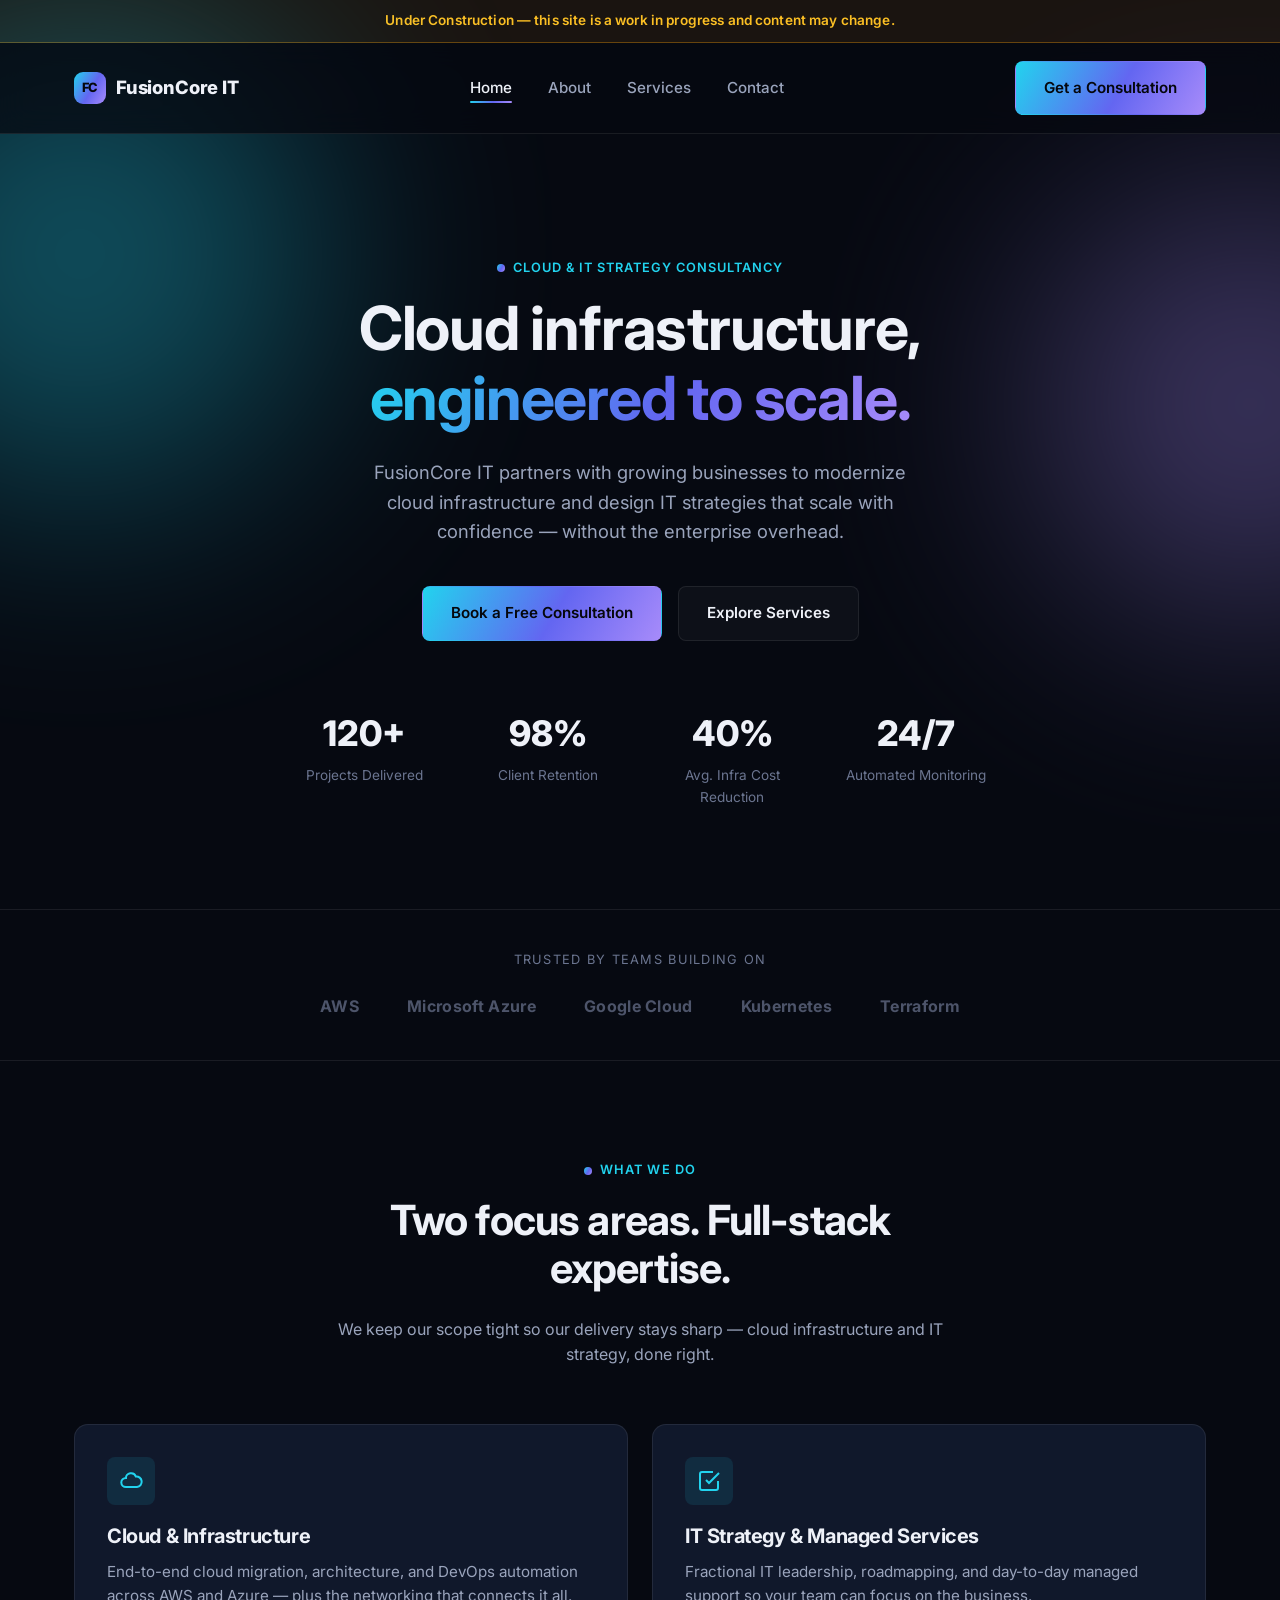
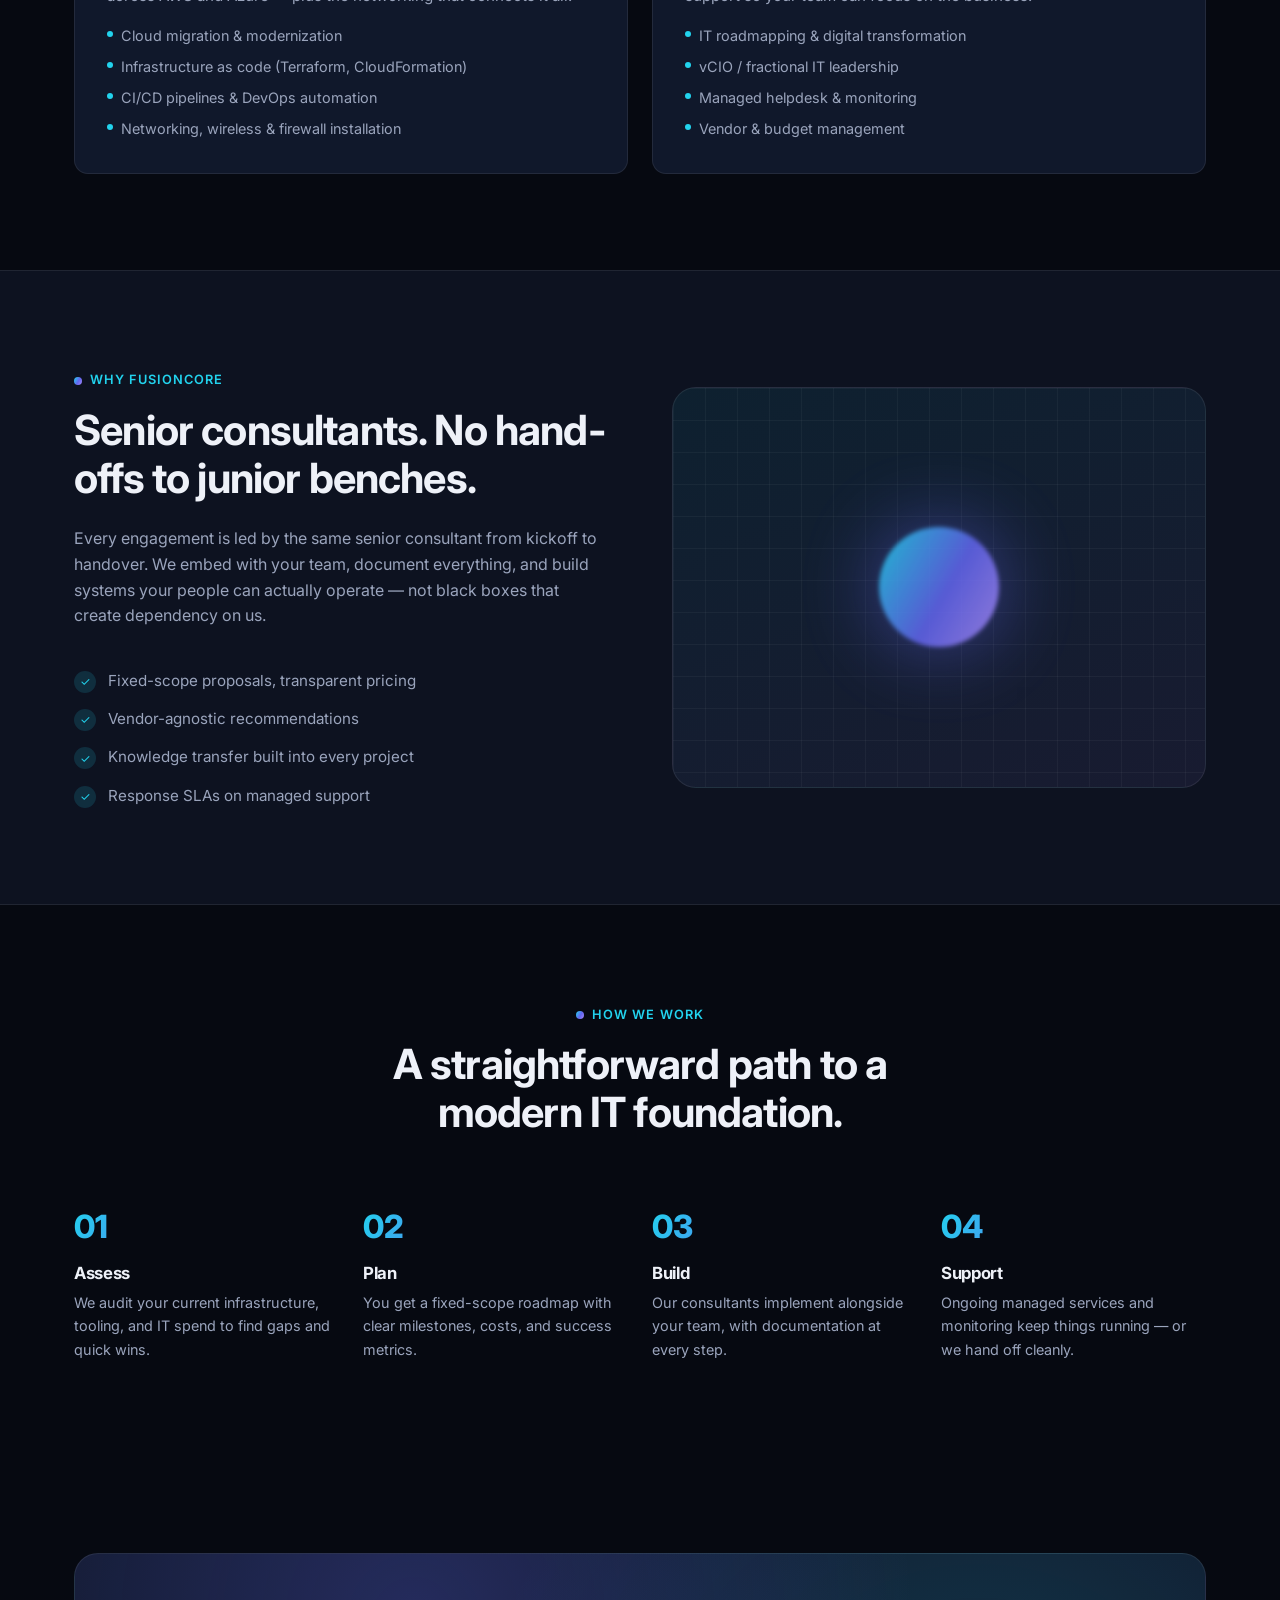
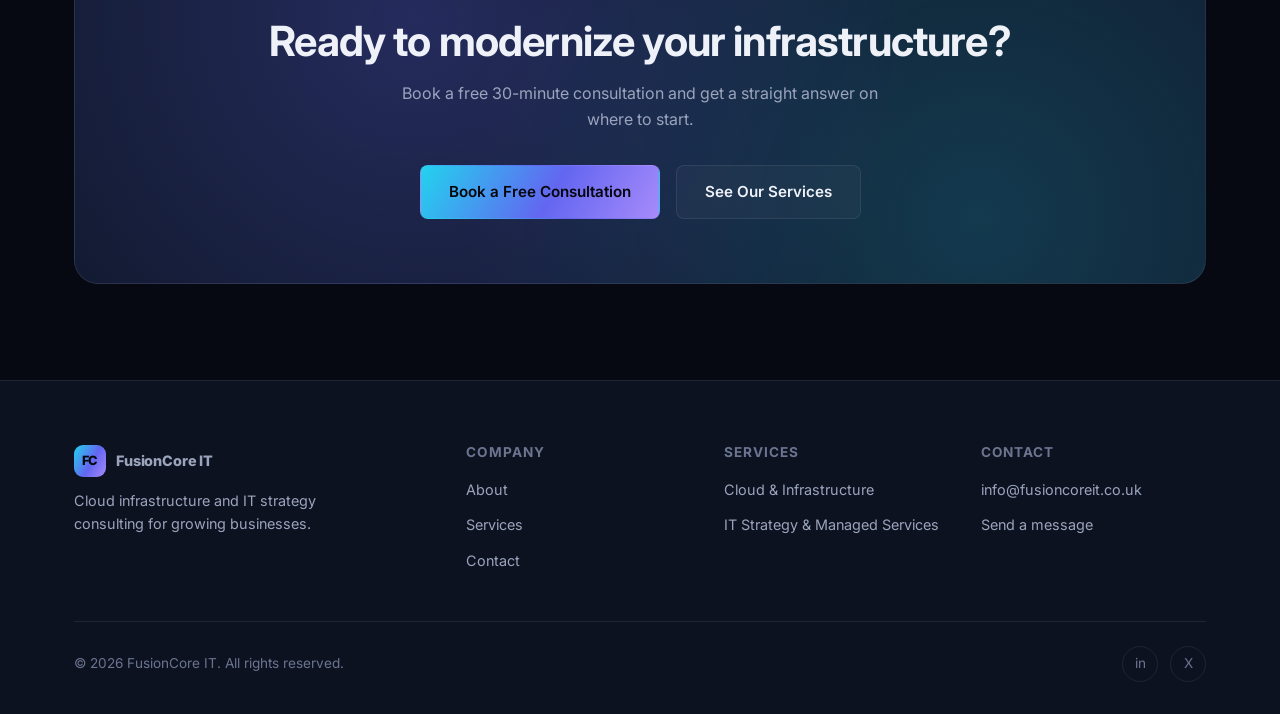
<file: index.html>
<!DOCTYPE html>
<html lang="en">
<head>
  <meta charset="UTF-8" />
  <meta name="viewport" content="width=device-width, initial-scale=1.0" />
  <title>FusionCore IT | Cloud Infrastructure &amp; IT Strategy Consulting</title>
  <meta name="description" content="FusionCore IT helps growing businesses modernize their cloud infrastructure and build IT strategies that scale — managed services, migrations, and advisory." />
  <meta property="og:title" content="FusionCore IT | IT Consultancy" />
  <meta property="og:description" content="Cloud &amp; infrastructure, and IT strategy &amp; managed services for growing businesses." />
  <meta property="og:type" content="website" />
  <meta property="og:url" content="https://www.fusioncoreit.com/" />
  <link rel="icon" href="data:image/svg+xml,<svg xmlns=%22http://www.w3.org/2000/svg%22 viewBox=%220 0 32 32%22><rect width=%2232%22 height=%2232%22 rx=%228%22 fill=%22%236366f1%22/><text x=%2216%22 y=%2221%22 font-size=%2212%22 text-anchor=%22middle%22 fill=%22white%22 font-family=%22sans-serif%22 font-weight=%22bold%22>FC</text></svg>" />
  <link rel="preconnect" href="https://fonts.googleapis.com" />
  <link rel="preconnect" href="https://fonts.gstatic.com" crossorigin />
  <link href="https://fonts.googleapis.com/css2?family=Inter:wght@400;500;600;700;800&display=swap" rel="stylesheet" />
  <link rel="stylesheet" href="css/style.css" />
</head>
<body>

  <div class="announce-bar">Under Construction — this site is a work in progress and content may change.</div>

  <header class="site-header">
    <nav class="nav">
      <a href="index.html" class="brand">
        <span class="brand-mark">FC</span>
        FusionCore IT
      </a>
      <ul class="nav-links">
        <li><a href="index.html" class="active">Home</a></li>
        <li><a href="about.html">About</a></li>
        <li><a href="services.html">Services</a></li>
        <li><a href="contact.html">Contact</a></li>
      </ul>
      <div class="nav-actions">
        <a href="contact.html" class="btn btn-primary">Get a Consultation</a>
        <button class="nav-toggle" aria-label="Toggle menu" aria-expanded="false">
          <span></span><span></span><span></span>
        </button>
      </div>
    </nav>
  </header>

  <main>
    <!-- Hero -->
    <section class="hero">
      <div class="glow glow-cyan" style="width:480px;height:480px;top:-120px;left:-160px;"></div>
      <div class="glow glow-violet" style="width:420px;height:420px;top:60px;right:-180px;"></div>
      <div class="container hero-inner">
        <div class="eyebrow">Cloud &amp; IT Strategy Consultancy</div>
        <h1>Cloud infrastructure, <span class="gradient-text">engineered to scale.</span></h1>
        <p class="lead">FusionCore IT partners with growing businesses to modernize cloud infrastructure and design IT strategies that scale with confidence — without the enterprise overhead.</p>
        <div class="hero-actions">
          <a href="contact.html" class="btn btn-primary">Book a Free Consultation</a>
          <a href="services.html" class="btn btn-ghost">Explore Services</a>
        </div>
        <div class="hero-stats">
          <div class="stat">
            <div class="num">120+</div>
            <div class="label">Projects Delivered</div>
          </div>
          <div class="stat">
            <div class="num">98%</div>
            <div class="label">Client Retention</div>
          </div>
          <div class="stat">
            <div class="num">40%</div>
            <div class="label">Avg. Infra Cost Reduction</div>
          </div>
          <div class="stat">
            <div class="num">24/7</div>
            <div class="label">Automated Monitoring</div>
          </div>
        </div>
      </div>
    </section>

    <!-- Trust strip -->
    <div class="trust-strip">
      <div class="container">
        <p class="label">Trusted by teams building on</p>
        <div class="trust-logos">
          <span>AWS</span>
          <span>Microsoft Azure</span>
          <span>Google Cloud</span>
          <span>Kubernetes</span>
          <span>Terraform</span>
        </div>
      </div>
    </div>

    <!-- Services overview -->
    <section id="services">
      <div class="container">
        <div class="section-head center reveal">
          <div class="eyebrow" style="justify-content:center;">What We Do</div>
          <h2>Two focus areas. Full-stack expertise.</h2>
          <p class="mt-24">We keep our scope tight so our delivery stays sharp — cloud infrastructure and IT strategy, done right.</p>
        </div>
        <div class="grid grid-2">
          <div class="card reveal">
            <div class="card-icon">
              <svg width="24" height="24" viewBox="0 0 24 24" fill="none" stroke="currentColor" stroke-width="2"><path d="M7 18a4.6 4.4 0 0 1 0-9 5 4.5 0 0 1 9.8-1.5A4 4 0 0 1 18 18Z"/></svg>
            </div>
            <h3>Cloud &amp; Infrastructure</h3>
            <p>End-to-end cloud migration, architecture, and DevOps automation across AWS and Azure — plus the networking that connects it all.</p>
            <ul>
              <li>Cloud migration &amp; modernization</li>
              <li>Infrastructure as code (Terraform, CloudFormation)</li>
              <li>CI/CD pipelines &amp; DevOps automation</li>
              <li>Networking, wireless &amp; firewall installation</li>
            </ul>
          </div>
          <div class="card reveal">
            <div class="card-icon">
              <svg width="24" height="24" viewBox="0 0 24 24" fill="none" stroke="currentColor" stroke-width="2"><path d="M9 11l3 3L22 4"/><path d="M21 12v7a2 2 0 0 1-2 2H5a2 2 0 0 1-2-2V5a2 2 0 0 1 2-2h11"/></svg>
            </div>
            <h3>IT Strategy &amp; Managed Services</h3>
            <p>Fractional IT leadership, roadmapping, and day-to-day managed support so your team can focus on the business.</p>
            <ul>
              <li>IT roadmapping &amp; digital transformation</li>
              <li>vCIO / fractional IT leadership</li>
              <li>Managed helpdesk &amp; monitoring</li>
              <li>Vendor &amp; budget management</li>
            </ul>
          </div>
        </div>
      </div>
    </section>

    <!-- Why choose us -->
    <section class="section-alt">
      <div class="container">
        <div class="split">
          <div class="reveal">
            <div class="eyebrow">Why FusionCore</div>
            <h2>Senior consultants. No hand-offs to junior benches.</h2>
            <p class="mt-24">Every engagement is led by the same senior consultant from kickoff to handover. We embed with your team, document everything, and build systems your people can actually operate — not black boxes that create dependency on us.</p>
            <ul class="feature-list mt-40">
              <li><span class="check">✓</span> Fixed-scope proposals, transparent pricing</li>
              <li><span class="check">✓</span> Vendor-agnostic recommendations</li>
              <li><span class="check">✓</span> Knowledge transfer built into every project</li>
              <li><span class="check">✓</span> Response SLAs on managed support</li>
            </ul>
          </div>
          <div class="visual-panel reveal">
            <div class="grid-lines"></div>
            <div class="core"></div>
          </div>
        </div>
      </div>
    </section>

    <!-- Process -->
    <section>
      <div class="container">
        <div class="section-head center reveal">
          <div class="eyebrow" style="justify-content:center;">How We Work</div>
          <h2>A straightforward path to a modern IT foundation.</h2>
        </div>
        <div class="steps">
          <div class="step reveal">
            <div class="step-num">01</div>
            <h3>Assess</h3>
            <p>We audit your current infrastructure, tooling, and IT spend to find gaps and quick wins.</p>
          </div>
          <div class="step reveal">
            <div class="step-num">02</div>
            <h3>Plan</h3>
            <p>You get a fixed-scope roadmap with clear milestones, costs, and success metrics.</p>
          </div>
          <div class="step reveal">
            <div class="step-num">03</div>
            <h3>Build</h3>
            <p>Our consultants implement alongside your team, with documentation at every step.</p>
          </div>
          <div class="step reveal">
            <div class="step-num">04</div>
            <h3>Support</h3>
            <p>Ongoing managed services and monitoring keep things running — or we hand off cleanly.</p>
          </div>
        </div>
      </div>
    </section>

    <!-- CTA -->
    <section>
      <div class="container">
        <div class="cta-band reveal">
          <h2>Ready to modernize your infrastructure?</h2>
          <p>Book a free 30-minute consultation and get a straight answer on where to start.</p>
          <div class="cta-actions">
            <a href="contact.html" class="btn btn-primary">Book a Free Consultation</a>
            <a href="services.html" class="btn btn-ghost">See Our Services</a>
          </div>
        </div>
      </div>
    </section>
  </main>

  <footer class="site-footer" id="footer-include">
    <div class="container">
      <div class="footer-grid">
        <div class="footer-about">
          <a href="index.html" class="brand">
            <span class="brand-mark">FC</span>
            FusionCore IT
          </a>
          <p>Cloud infrastructure and IT strategy consulting for growing businesses.</p>
        </div>
        <div>
          <h4>Company</h4>
          <ul>
            <li><a href="about.html">About</a></li>
            <li><a href="services.html">Services</a></li>
            <li><a href="contact.html">Contact</a></li>
          </ul>
        </div>
        <div>
          <h4>Services</h4>
          <ul>
            <li><a href="services.html#cloud">Cloud &amp; Infrastructure</a></li>
            <li><a href="services.html#strategy">IT Strategy &amp; Managed Services</a></li>
          </ul>
        </div>
        <div>
          <h4>Contact</h4>
          <ul>
            <li><a href="mailto:info@fusioncoreit.co.uk">info@fusioncoreit.co.uk</a></li>
            <li><a href="contact.html">Send a message</a></li>
          </ul>
        </div>
      </div>
      <div class="footer-bottom">
        <span>&copy; <span id="year">2026</span> FusionCore IT. All rights reserved.</span>
        <div class="social-links">
          <a href="#" aria-label="LinkedIn">in</a>
          <a href="#" aria-label="Twitter / X">X</a>
        </div>
      </div>
    </div>
  </footer>

  <script src="js/script.js"></script>
</body>
</html>
</file>
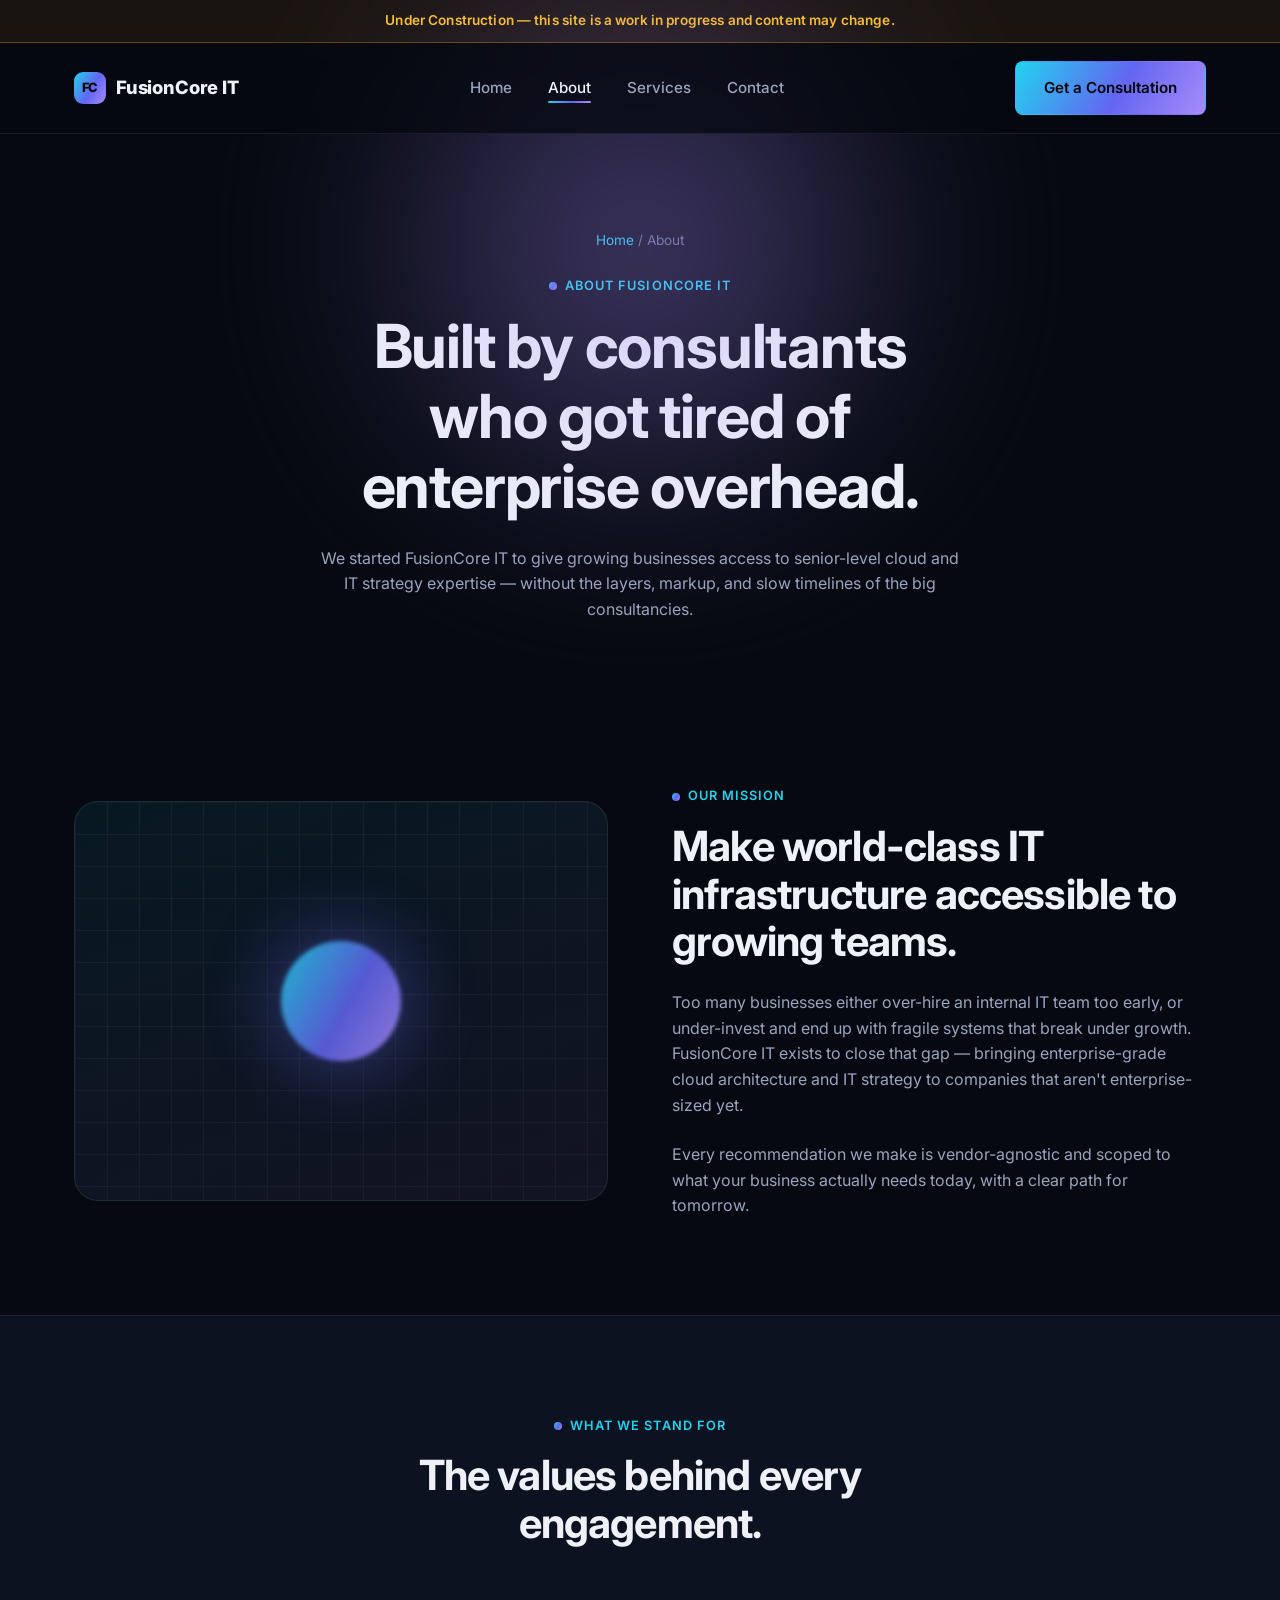
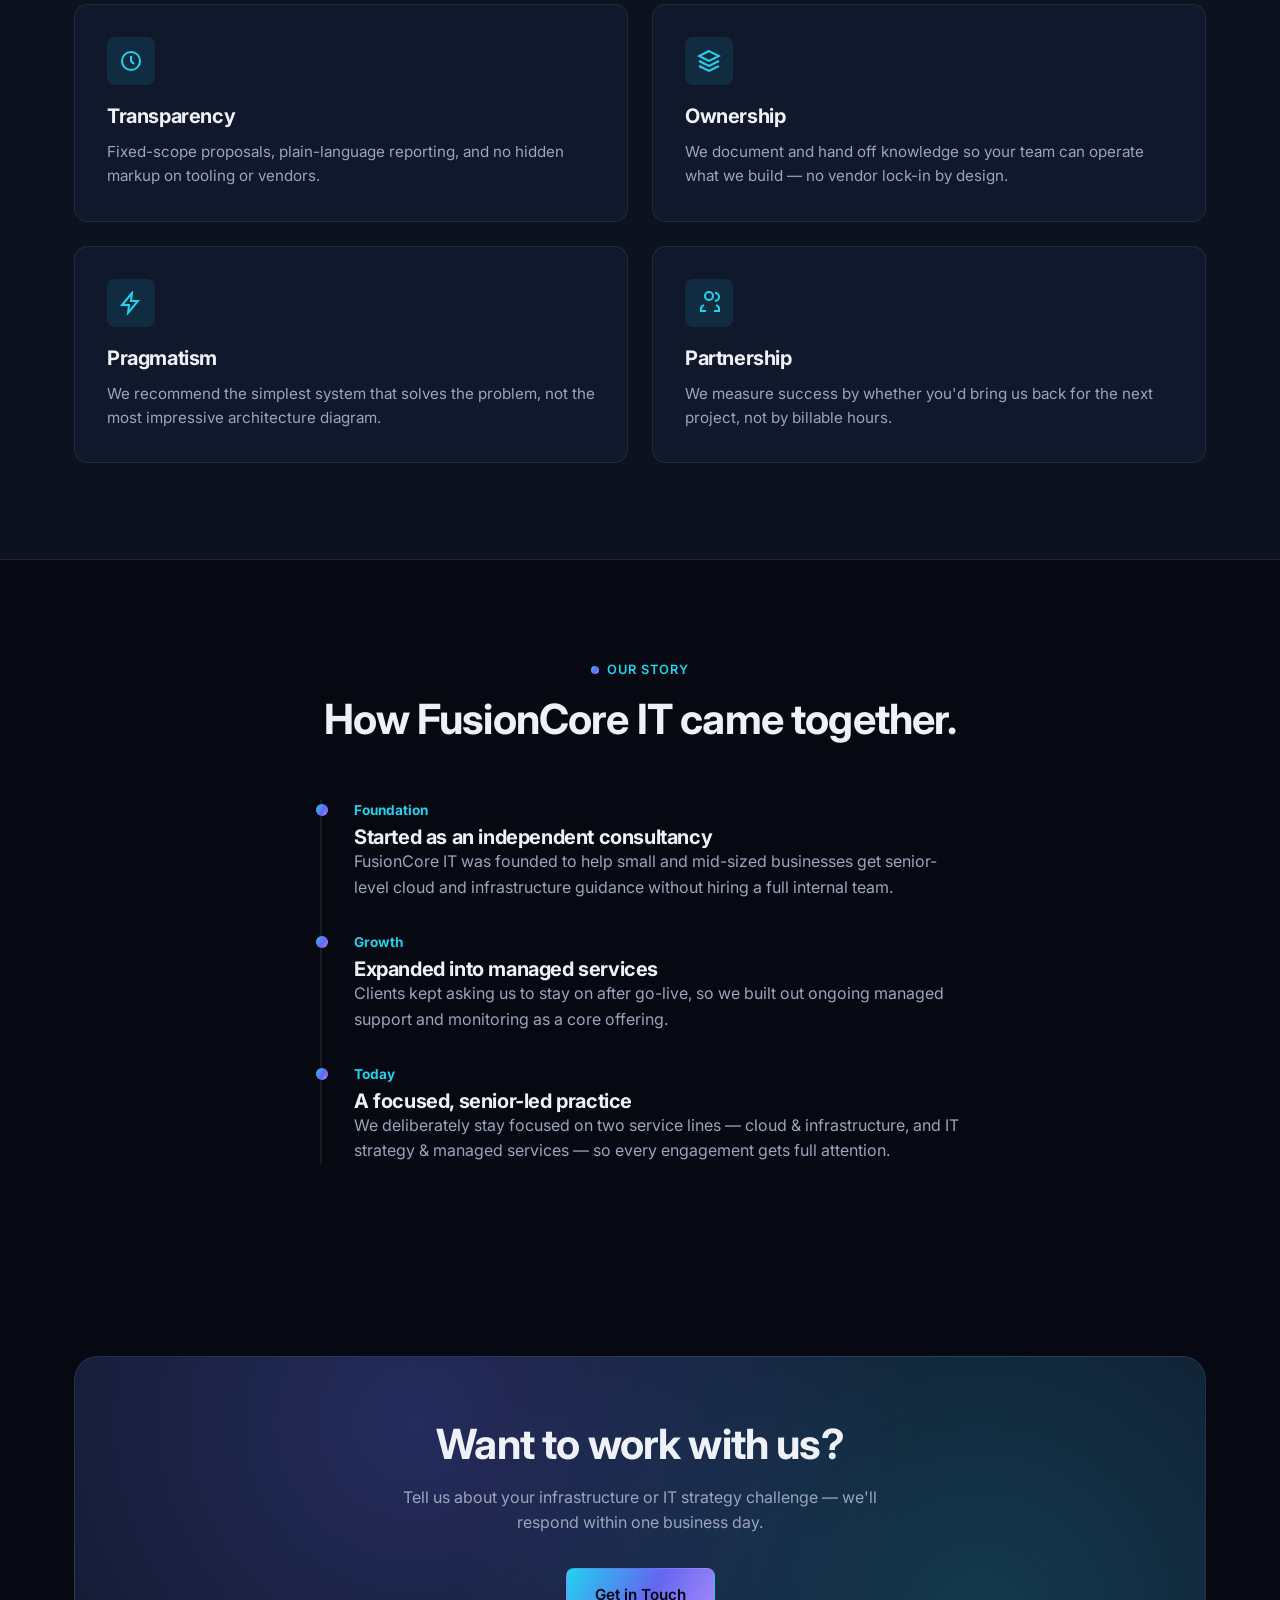
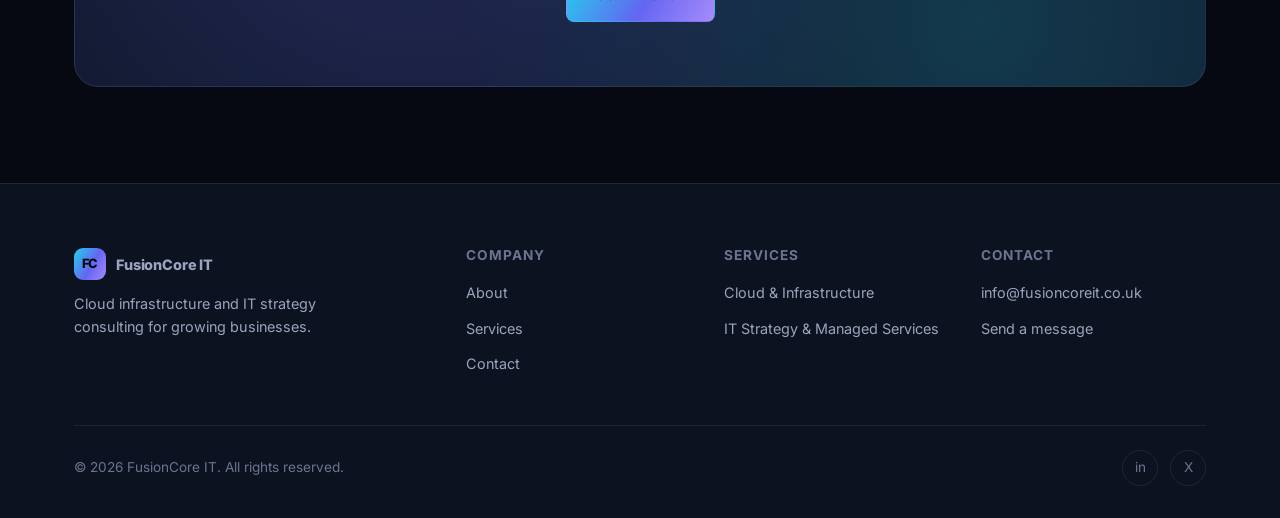
<file: about.html>
<!DOCTYPE html>
<html lang="en">
<head>
  <meta charset="UTF-8" />
  <meta name="viewport" content="width=device-width, initial-scale=1.0" />
  <title>About | FusionCore IT</title>
  <meta name="description" content="Learn about FusionCore IT's mission, values, and approach to cloud infrastructure and IT strategy consulting." />
  <link rel="icon" href="data:image/svg+xml,<svg xmlns=%22http://www.w3.org/2000/svg%22 viewBox=%220 0 32 32%22><rect width=%2232%22 height=%2232%22 rx=%228%22 fill=%22%236366f1%22/><text x=%2216%22 y=%2221%22 font-size=%2212%22 text-anchor=%22middle%22 fill=%22white%22 font-family=%22sans-serif%22 font-weight=%22bold%22>FC</text></svg>" />
  <link rel="preconnect" href="https://fonts.googleapis.com" />
  <link rel="preconnect" href="https://fonts.gstatic.com" crossorigin />
  <link href="https://fonts.googleapis.com/css2?family=Inter:wght@400;500;600;700;800&display=swap" rel="stylesheet" />
  <link rel="stylesheet" href="css/style.css" />
</head>
<body>

  <div class="announce-bar">Under Construction — this site is a work in progress and content may change.</div>

  <header class="site-header">
    <nav class="nav">
      <a href="index.html" class="brand">
        <span class="brand-mark">FC</span>
        FusionCore IT
      </a>
      <ul class="nav-links">
        <li><a href="index.html">Home</a></li>
        <li><a href="about.html" class="active">About</a></li>
        <li><a href="services.html">Services</a></li>
        <li><a href="contact.html">Contact</a></li>
      </ul>
      <div class="nav-actions">
        <a href="contact.html" class="btn btn-primary">Get a Consultation</a>
        <button class="nav-toggle" aria-label="Toggle menu" aria-expanded="false">
          <span></span><span></span><span></span>
        </button>
      </div>
    </nav>
  </header>

  <main>
    <section class="page-hero">
      <div class="glow glow-violet" style="width:420px;height:420px;top:-100px;left:50%;transform:translateX(-50%);"></div>
      <div class="container">
        <div class="breadcrumb"><a href="index.html">Home</a> / About</div>
        <div class="section-head center">
          <div class="eyebrow" style="justify-content:center;">About FusionCore IT</div>
          <h1>Built by consultants who got tired of enterprise overhead.</h1>
          <p class="lead mt-24">We started FusionCore IT to give growing businesses access to senior-level cloud and IT strategy expertise — without the layers, markup, and slow timelines of the big consultancies.</p>
        </div>
      </div>
    </section>

    <section>
      <div class="container">
        <div class="split">
          <div class="visual-panel reveal">
            <div class="grid-lines"></div>
            <div class="core"></div>
          </div>
          <div class="reveal">
            <div class="eyebrow">Our Mission</div>
            <h2>Make world-class IT infrastructure accessible to growing teams.</h2>
            <p class="mt-24">Too many businesses either over-hire an internal IT team too early, or under-invest and end up with fragile systems that break under growth. FusionCore IT exists to close that gap — bringing enterprise-grade cloud architecture and IT strategy to companies that aren't enterprise-sized yet.</p>
            <p class="mt-24">Every recommendation we make is vendor-agnostic and scoped to what your business actually needs today, with a clear path for tomorrow.</p>
          </div>
        </div>
      </div>
    </section>

    <section class="section-alt">
      <div class="container">
        <div class="section-head center reveal">
          <div class="eyebrow" style="justify-content:center;">What We Stand For</div>
          <h2>The values behind every engagement.</h2>
        </div>
        <div class="values-grid">
          <div class="card reveal">
            <div class="card-icon">
              <svg width="24" height="24" viewBox="0 0 24 24" fill="none" stroke="currentColor" stroke-width="2"><circle cx="12" cy="12" r="9"/><path d="M12 7v5l3 3"/></svg>
            </div>
            <h3>Transparency</h3>
            <p>Fixed-scope proposals, plain-language reporting, and no hidden markup on tooling or vendors.</p>
          </div>
          <div class="card reveal">
            <div class="card-icon">
              <svg width="24" height="24" viewBox="0 0 24 24" fill="none" stroke="currentColor" stroke-width="2"><path d="M12 2 2 7l10 5 10-5-10-5Z"/><path d="M2 17l10 5 10-5M2 12l10 5 10-5"/></svg>
            </div>
            <h3>Ownership</h3>
            <p>We document and hand off knowledge so your team can operate what we build — no vendor lock-in by design.</p>
          </div>
          <div class="card reveal">
            <div class="card-icon">
              <svg width="24" height="24" viewBox="0 0 24 24" fill="none" stroke="currentColor" stroke-width="2"><path d="M13 2 3 14h7l-1 8 10-12h-7l1-8Z"/></svg>
            </div>
            <h3>Pragmatism</h3>
            <p>We recommend the simplest system that solves the problem, not the most impressive architecture diagram.</p>
          </div>
          <div class="card reveal">
            <div class="card-icon">
              <svg width="24" height="24" viewBox="0 0 24 24" fill="none" stroke="currentColor" stroke-width="2"><path d="M17 20h5v-2a4 4 0 0 0-3-3.87M9 20H4v-2a4 4 0 0 1 3-3.87m5-5.13a4 4 0 1 0 0-8 4 4 0 0 0 0 8Zm6 1a4 4 0 1 0 0-8"/></svg>
            </div>
            <h3>Partnership</h3>
            <p>We measure success by whether you'd bring us back for the next project, not by billable hours.</p>
          </div>
        </div>
      </div>
    </section>

    <section>
      <div class="container">
        <div class="section-head center reveal">
          <div class="eyebrow" style="justify-content:center;">Our Story</div>
          <h2>How FusionCore IT came together.</h2>
        </div>
        <div class="timeline reveal" style="max-width:640px;margin:0 auto;">
          <div class="timeline-item">
            <div class="year">Foundation</div>
            <h3>Started as an independent consultancy</h3>
            <p>FusionCore IT was founded to help small and mid-sized businesses get senior-level cloud and infrastructure guidance without hiring a full internal team.</p>
          </div>
          <div class="timeline-item">
            <div class="year">Growth</div>
            <h3>Expanded into managed services</h3>
            <p>Clients kept asking us to stay on after go-live, so we built out ongoing managed support and monitoring as a core offering.</p>
          </div>
          <div class="timeline-item">
            <div class="year">Today</div>
            <h3>A focused, senior-led practice</h3>
            <p>We deliberately stay focused on two service lines — cloud &amp; infrastructure, and IT strategy &amp; managed services — so every engagement gets full attention.</p>
          </div>
        </div>
      </div>
    </section>

    <section>
      <div class="container">
        <div class="cta-band reveal">
          <h2>Want to work with us?</h2>
          <p>Tell us about your infrastructure or IT strategy challenge — we'll respond within one business day.</p>
          <div class="cta-actions">
            <a href="contact.html" class="btn btn-primary">Get in Touch</a>
          </div>
        </div>
      </div>
    </section>
  </main>

  <footer class="site-footer">
    <div class="container">
      <div class="footer-grid">
        <div class="footer-about">
          <a href="index.html" class="brand">
            <span class="brand-mark">FC</span>
            FusionCore IT
          </a>
          <p>Cloud infrastructure and IT strategy consulting for growing businesses.</p>
        </div>
        <div>
          <h4>Company</h4>
          <ul>
            <li><a href="about.html">About</a></li>
            <li><a href="services.html">Services</a></li>
            <li><a href="contact.html">Contact</a></li>
          </ul>
        </div>
        <div>
          <h4>Services</h4>
          <ul>
            <li><a href="services.html#cloud">Cloud &amp; Infrastructure</a></li>
            <li><a href="services.html#strategy">IT Strategy &amp; Managed Services</a></li>
          </ul>
        </div>
        <div>
          <h4>Contact</h4>
          <ul>
            <li><a href="mailto:info@fusioncoreit.co.uk">info@fusioncoreit.co.uk</a></li>
            <li><a href="contact.html">Send a message</a></li>
          </ul>
        </div>
      </div>
      <div class="footer-bottom">
        <span>&copy; <span id="year">2026</span> FusionCore IT. All rights reserved.</span>
        <div class="social-links">
          <a href="#" aria-label="LinkedIn">in</a>
          <a href="#" aria-label="Twitter / X">X</a>
        </div>
      </div>
    </div>
  </footer>

  <script src="js/script.js"></script>
</body>
</html>
</file>
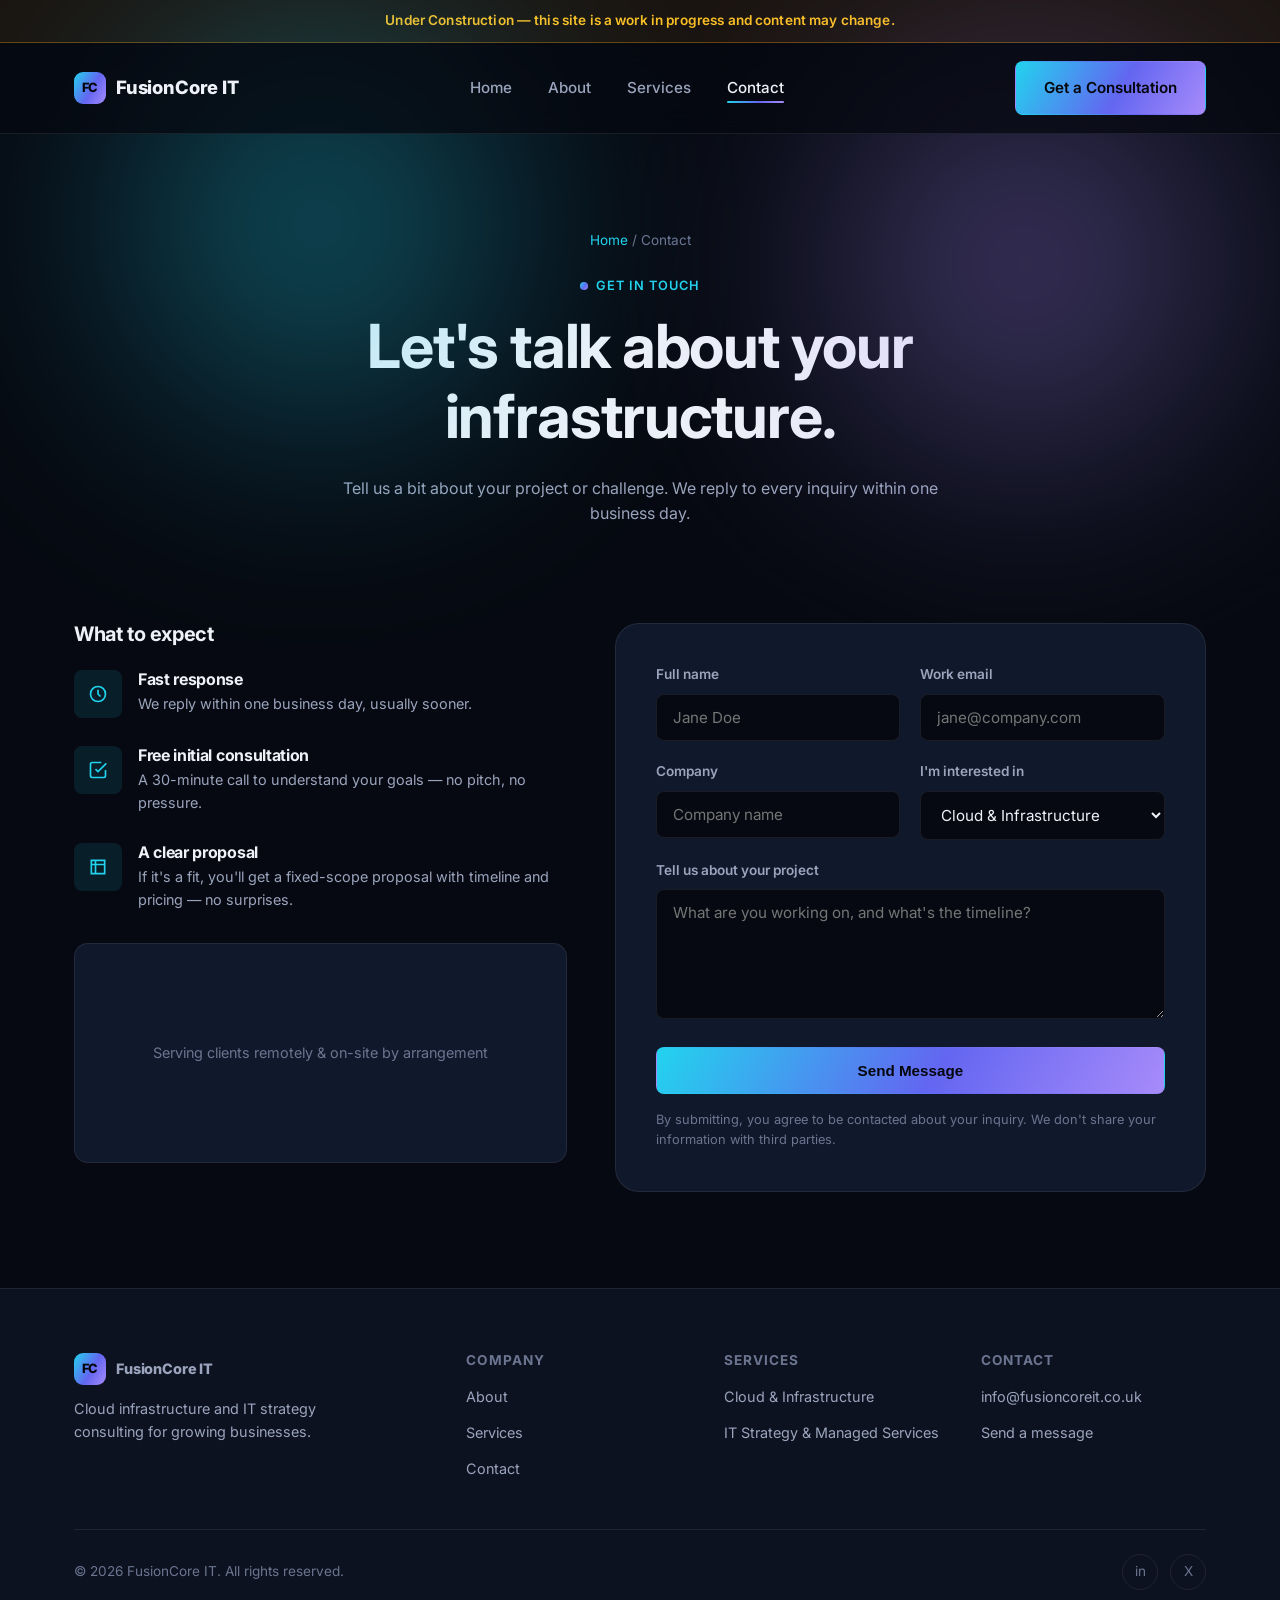
<file: contact.html>
<!DOCTYPE html>
<html lang="en">
<head>
  <meta charset="UTF-8" />
  <meta name="viewport" content="width=device-width, initial-scale=1.0" />
  <title>Contact | FusionCore IT</title>
  <meta name="description" content="Get in touch with FusionCore IT for a free consultation on cloud infrastructure or IT strategy." />
  <link rel="icon" href="data:image/svg+xml,<svg xmlns=%22http://www.w3.org/2000/svg%22 viewBox=%220 0 32 32%22><rect width=%2232%22 height=%2232%22 rx=%228%22 fill=%22%236366f1%22/><text x=%2216%22 y=%2221%22 font-size=%2212%22 text-anchor=%22middle%22 fill=%22white%22 font-family=%22sans-serif%22 font-weight=%22bold%22>FC</text></svg>" />
  <link rel="preconnect" href="https://fonts.googleapis.com" />
  <link rel="preconnect" href="https://fonts.gstatic.com" crossorigin />
  <link href="https://fonts.googleapis.com/css2?family=Inter:wght@400;500;600;700;800&display=swap" rel="stylesheet" />
  <link rel="stylesheet" href="css/style.css" />
</head>
<body>

  <div class="announce-bar">Under Construction — this site is a work in progress and content may change.</div>

  <header class="site-header">
    <nav class="nav">
      <a href="index.html" class="brand">
        <span class="brand-mark">FC</span>
        FusionCore IT
      </a>
      <ul class="nav-links">
        <li><a href="index.html">Home</a></li>
        <li><a href="about.html">About</a></li>
        <li><a href="services.html">Services</a></li>
        <li><a href="contact.html" class="active">Contact</a></li>
      </ul>
      <div class="nav-actions">
        <a href="contact.html" class="btn btn-primary">Get a Consultation</a>
        <button class="nav-toggle" aria-label="Toggle menu" aria-expanded="false">
          <span></span><span></span><span></span>
        </button>
      </div>
    </nav>
  </header>

  <main>
    <section class="page-hero" style="padding-bottom:0;">
      <div class="glow glow-cyan" style="width:380px;height:380px;top:-100px;left:10%;"></div>
      <div class="glow glow-violet" style="width:380px;height:380px;top:-60px;right:5%;"></div>
      <div class="container">
        <div class="breadcrumb"><a href="index.html">Home</a> / Contact</div>
        <div class="section-head center">
          <div class="eyebrow" style="justify-content:center;">Get in Touch</div>
          <h1>Let's talk about your infrastructure.</h1>
          <p class="lead mt-24">Tell us a bit about your project or challenge. We reply to every inquiry within one business day.</p>
        </div>
      </div>
    </section>

    <section>
      <div class="container">
        <div class="contact-layout">
          <div class="reveal">
            <h3 style="margin-bottom:24px;">What to expect</h3>

            <div class="contact-info-item">
              <div class="card-icon">
                <svg width="20" height="20" viewBox="0 0 24 24" fill="none" stroke="currentColor" stroke-width="2"><circle cx="12" cy="12" r="9"/><path d="M12 7v5l3 3"/></svg>
              </div>
              <div>
                <h4>Fast response</h4>
                <p>We reply within one business day, usually sooner.</p>
              </div>
            </div>

            <div class="contact-info-item">
              <div class="card-icon">
                <svg width="20" height="20" viewBox="0 0 24 24" fill="none" stroke="currentColor" stroke-width="2"><path d="M9 11l3 3L22 4"/><path d="M21 12v7a2 2 0 0 1-2 2H5a2 2 0 0 1-2-2V5a2 2 0 0 1 2-2h11"/></svg>
              </div>
              <div>
                <h4>Free initial consultation</h4>
                <p>A 30-minute call to understand your goals — no pitch, no pressure.</p>
              </div>
            </div>

            <div class="contact-info-item">
              <div class="card-icon">
                <svg width="20" height="20" viewBox="0 0 24 24" fill="none" stroke="currentColor" stroke-width="2"><path d="M4 4h16v16H4z"/><path d="M4 9h16M9 4v16"/></svg>
              </div>
              <div>
                <h4>A clear proposal</h4>
                <p>If it's a fit, you'll get a fixed-scope proposal with timeline and pricing — no surprises.</p>
              </div>
            </div>

            <div class="map-placeholder">
              Serving clients remotely &amp; on-site by arrangement
            </div>
          </div>

          <div class="form-card reveal">
            <form id="contact-form" action="https://formspree.io/f/YOUR_FORM_ID" method="POST">
              <div class="form-row">
                <div class="field">
                  <label for="name">Full name</label>
                  <input type="text" id="name" name="name" placeholder="Jane Doe" required />
                </div>
                <div class="field">
                  <label for="email">Work email</label>
                  <input type="email" id="email" name="email" placeholder="jane@company.com" required />
                </div>
              </div>
              <div class="form-row">
                <div class="field">
                  <label for="company">Company</label>
                  <input type="text" id="company" name="company" placeholder="Company name" />
                </div>
                <div class="field">
                  <label for="service">I'm interested in</label>
                  <select id="service" name="service">
                    <option value="cloud">Cloud &amp; Infrastructure</option>
                    <option value="strategy">IT Strategy &amp; Managed Services</option>
                    <option value="both">Both / Not sure yet</option>
                  </select>
                </div>
              </div>
              <div class="field">
                <label for="message">Tell us about your project</label>
                <textarea id="message" name="message" placeholder="What are you working on, and what's the timeline?" required></textarea>
              </div>
              <button type="submit" class="btn btn-primary btn-block">Send Message</button>
              <p class="form-note">By submitting, you agree to be contacted about your inquiry. We don't share your information with third parties.</p>
            </form>

            <div class="form-success" id="form-success">
              <div class="icon">✓</div>
              <h3>Message sent</h3>
              <p class="mt-24">Thanks for reaching out — we'll get back to you within one business day.</p>
            </div>
          </div>
        </div>
      </div>
    </section>
  </main>

  <footer class="site-footer">
    <div class="container">
      <div class="footer-grid">
        <div class="footer-about">
          <a href="index.html" class="brand">
            <span class="brand-mark">FC</span>
            FusionCore IT
          </a>
          <p>Cloud infrastructure and IT strategy consulting for growing businesses.</p>
        </div>
        <div>
          <h4>Company</h4>
          <ul>
            <li><a href="about.html">About</a></li>
            <li><a href="services.html">Services</a></li>
            <li><a href="contact.html">Contact</a></li>
          </ul>
        </div>
        <div>
          <h4>Services</h4>
          <ul>
            <li><a href="services.html#cloud">Cloud &amp; Infrastructure</a></li>
            <li><a href="services.html#strategy">IT Strategy &amp; Managed Services</a></li>
          </ul>
        </div>
        <div>
          <h4>Contact</h4>
          <ul>
            <li><a href="mailto:info@fusioncoreit.co.uk">info@fusioncoreit.co.uk</a></li>
            <li><a href="contact.html">Send a message</a></li>
          </ul>
        </div>
      </div>
      <div class="footer-bottom">
        <span>&copy; <span id="year">2026</span> FusionCore IT. All rights reserved.</span>
        <div class="social-links">
          <a href="#" aria-label="LinkedIn">in</a>
          <a href="#" aria-label="Twitter / X">X</a>
        </div>
      </div>
    </div>
  </footer>

  <script src="js/script.js"></script>
</body>
</html>
</file>
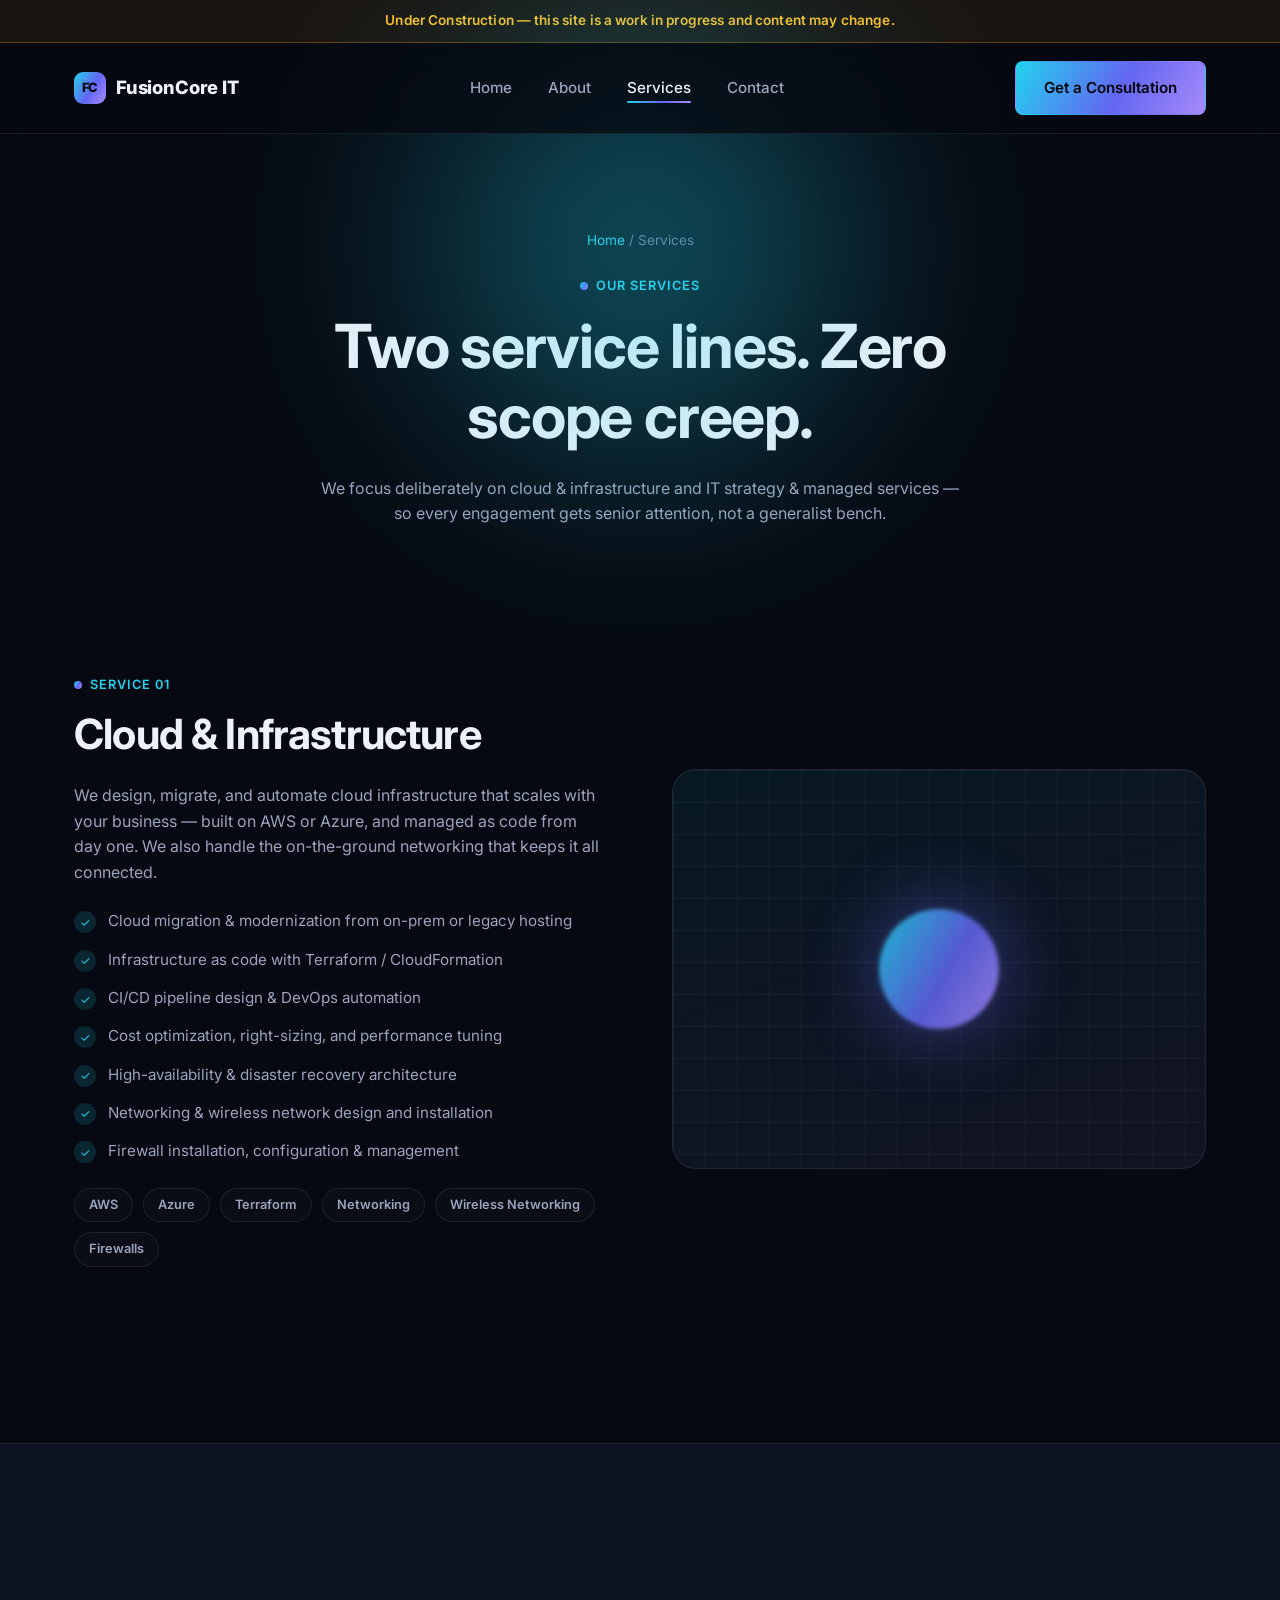
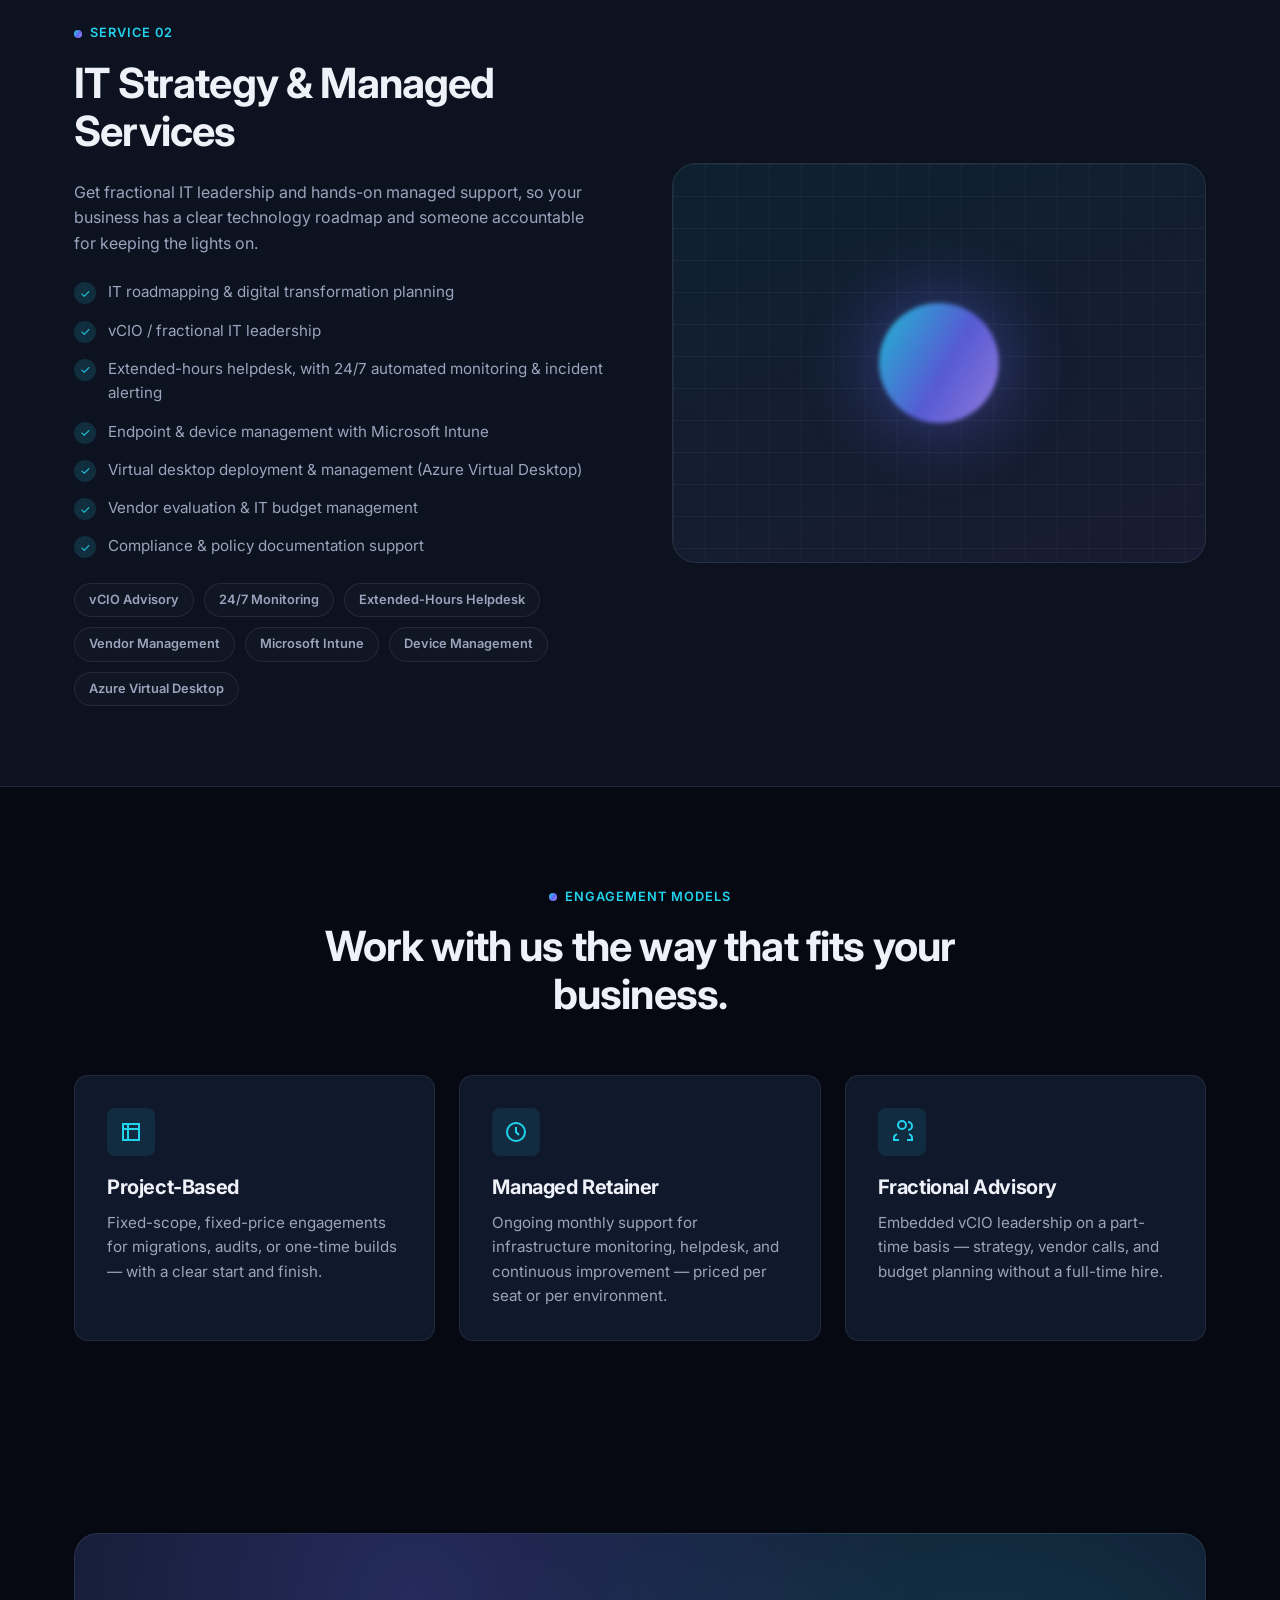
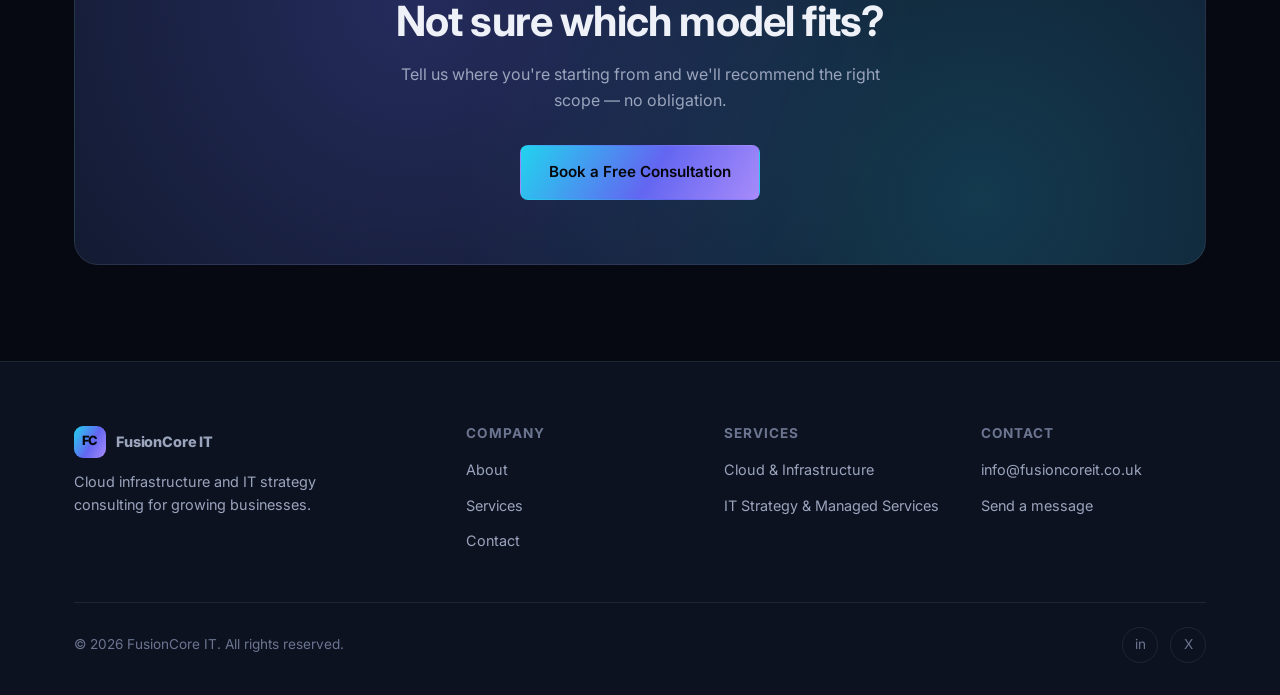
<file: services.html>
<!DOCTYPE html>
<html lang="en">
<head>
  <meta charset="UTF-8" />
  <meta name="viewport" content="width=device-width, initial-scale=1.0" />
  <title>Services | FusionCore IT</title>
  <meta name="description" content="Cloud &amp; infrastructure and IT strategy &amp; managed services from FusionCore IT — migrations, DevOps automation, vCIO leadership, extended-hours support, and 24/7 infrastructure monitoring." />
  <link rel="icon" href="data:image/svg+xml,<svg xmlns=%22http://www.w3.org/2000/svg%22 viewBox=%220 0 32 32%22><rect width=%2232%22 height=%2232%22 rx=%228%22 fill=%22%236366f1%22/><text x=%2216%22 y=%2221%22 font-size=%2212%22 text-anchor=%22middle%22 fill=%22white%22 font-family=%22sans-serif%22 font-weight=%22bold%22>FC</text></svg>" />
  <link rel="preconnect" href="https://fonts.googleapis.com" />
  <link rel="preconnect" href="https://fonts.gstatic.com" crossorigin />
  <link href="https://fonts.googleapis.com/css2?family=Inter:wght@400;500;600;700;800&display=swap" rel="stylesheet" />
  <link rel="stylesheet" href="css/style.css" />
</head>
<body>

  <div class="announce-bar">Under Construction — this site is a work in progress and content may change.</div>

  <header class="site-header">
    <nav class="nav">
      <a href="index.html" class="brand">
        <span class="brand-mark">FC</span>
        FusionCore IT
      </a>
      <ul class="nav-links">
        <li><a href="index.html">Home</a></li>
        <li><a href="about.html">About</a></li>
        <li><a href="services.html" class="active">Services</a></li>
        <li><a href="contact.html">Contact</a></li>
      </ul>
      <div class="nav-actions">
        <a href="contact.html" class="btn btn-primary">Get a Consultation</a>
        <button class="nav-toggle" aria-label="Toggle menu" aria-expanded="false">
          <span></span><span></span><span></span>
        </button>
      </div>
    </nav>
  </header>

  <main>
    <section class="page-hero">
      <div class="glow glow-cyan" style="width:420px;height:420px;top:-100px;left:50%;transform:translateX(-50%);"></div>
      <div class="container">
        <div class="breadcrumb"><a href="index.html">Home</a> / Services</div>
        <div class="section-head center">
          <div class="eyebrow" style="justify-content:center;">Our Services</div>
          <h1>Two service lines. Zero scope creep.</h1>
          <p class="lead mt-24">We focus deliberately on cloud &amp; infrastructure and IT strategy &amp; managed services — so every engagement gets senior attention, not a generalist bench.</p>
        </div>
      </div>
    </section>

    <section id="cloud" style="padding-top:0;">
      <div class="container">
        <div class="service-detail">
          <div class="reveal">
            <div class="eyebrow">Service 01</div>
            <h2>Cloud &amp; Infrastructure</h2>
            <p class="mt-24">We design, migrate, and automate cloud infrastructure that scales with your business — built on AWS or Azure, and managed as code from day one. We also handle the on-the-ground networking that keeps it all connected.</p>
            <ul class="feature-list">
              <li><span class="check">✓</span> Cloud migration &amp; modernization from on-prem or legacy hosting</li>
              <li><span class="check">✓</span> Infrastructure as code with Terraform / CloudFormation</li>
              <li><span class="check">✓</span> CI/CD pipeline design &amp; DevOps automation</li>
              <li><span class="check">✓</span> Cost optimization, right-sizing, and performance tuning</li>
              <li><span class="check">✓</span> High-availability &amp; disaster recovery architecture</li>
              <li><span class="check">✓</span> Networking &amp; wireless network design and installation</li>
              <li><span class="check">✓</span> Firewall installation, configuration &amp; management</li>
            </ul>
            <div class="tag-list">
              <span class="tag">AWS</span>
              <span class="tag">Azure</span>
              <span class="tag">Terraform</span>
              <span class="tag">Networking</span>
              <span class="tag">Wireless Networking</span>
              <span class="tag">Firewalls</span>
            </div>
          </div>
          <div class="visual-panel reveal">
            <div class="grid-lines"></div>
            <div class="core"></div>
          </div>
        </div>
      </div>
    </section>

    <section id="strategy" class="section-alt" style="padding-bottom:0;">
      <div class="container">
        <div class="service-detail reverse">
          <div class="visual-panel reveal">
            <div class="grid-lines"></div>
            <div class="core"></div>
          </div>
          <div class="reveal">
            <div class="eyebrow">Service 02</div>
            <h2>IT Strategy &amp; Managed Services</h2>
            <p class="mt-24">Get fractional IT leadership and hands-on managed support, so your business has a clear technology roadmap and someone accountable for keeping the lights on.</p>
            <ul class="feature-list">
              <li><span class="check">✓</span> IT roadmapping &amp; digital transformation planning</li>
              <li><span class="check">✓</span> vCIO / fractional IT leadership</li>
              <li><span class="check">✓</span> Extended-hours helpdesk, with 24/7 automated monitoring &amp; incident alerting</li>
              <li><span class="check">✓</span> Endpoint &amp; device management with Microsoft Intune</li>
              <li><span class="check">✓</span> Virtual desktop deployment &amp; management (Azure Virtual Desktop)</li>
              <li><span class="check">✓</span> Vendor evaluation &amp; IT budget management</li>
              <li><span class="check">✓</span> Compliance &amp; policy documentation support</li>
            </ul>
            <div class="tag-list">
              <span class="tag">vCIO Advisory</span>
              <span class="tag">24/7 Monitoring</span>
              <span class="tag">Extended-Hours Helpdesk</span>
              <span class="tag">Vendor Management</span>
              <span class="tag">Microsoft Intune</span>
              <span class="tag">Device Management</span>
              <span class="tag">Azure Virtual Desktop</span>
            </div>
          </div>
        </div>
      </div>
    </section>

    <section>
      <div class="container">
        <div class="section-head center reveal">
          <div class="eyebrow" style="justify-content:center;">Engagement Models</div>
          <h2>Work with us the way that fits your business.</h2>
        </div>
        <div class="grid grid-3">
          <div class="card reveal">
            <div class="card-icon">
              <svg width="24" height="24" viewBox="0 0 24 24" fill="none" stroke="currentColor" stroke-width="2"><path d="M4 4h16v16H4z"/><path d="M4 9h16M9 4v16"/></svg>
            </div>
            <h3>Project-Based</h3>
            <p>Fixed-scope, fixed-price engagements for migrations, audits, or one-time builds — with a clear start and finish.</p>
          </div>
          <div class="card reveal">
            <div class="card-icon">
              <svg width="24" height="24" viewBox="0 0 24 24" fill="none" stroke="currentColor" stroke-width="2"><circle cx="12" cy="12" r="9"/><path d="M12 7v5l3 3"/></svg>
            </div>
            <h3>Managed Retainer</h3>
            <p>Ongoing monthly support for infrastructure monitoring, helpdesk, and continuous improvement — priced per seat or per environment.</p>
          </div>
          <div class="card reveal">
            <div class="card-icon">
              <svg width="24" height="24" viewBox="0 0 24 24" fill="none" stroke="currentColor" stroke-width="2"><path d="M17 20h5v-2a4 4 0 0 0-3-3.87M9 20H4v-2a4 4 0 0 1 3-3.87m5-5.13a4 4 0 1 0 0-8 4 4 0 0 0 0 8Zm6 1a4 4 0 1 0 0-8"/></svg>
            </div>
            <h3>Fractional Advisory</h3>
            <p>Embedded vCIO leadership on a part-time basis — strategy, vendor calls, and budget planning without a full-time hire.</p>
          </div>
        </div>
      </div>
    </section>

    <section>
      <div class="container">
        <div class="cta-band reveal">
          <h2>Not sure which model fits?</h2>
          <p>Tell us where you're starting from and we'll recommend the right scope — no obligation.</p>
          <div class="cta-actions">
            <a href="contact.html" class="btn btn-primary">Book a Free Consultation</a>
          </div>
        </div>
      </div>
    </section>
  </main>

  <footer class="site-footer">
    <div class="container">
      <div class="footer-grid">
        <div class="footer-about">
          <a href="index.html" class="brand">
            <span class="brand-mark">FC</span>
            FusionCore IT
          </a>
          <p>Cloud infrastructure and IT strategy consulting for growing businesses.</p>
        </div>
        <div>
          <h4>Company</h4>
          <ul>
            <li><a href="about.html">About</a></li>
            <li><a href="services.html">Services</a></li>
            <li><a href="contact.html">Contact</a></li>
          </ul>
        </div>
        <div>
          <h4>Services</h4>
          <ul>
            <li><a href="services.html#cloud">Cloud &amp; Infrastructure</a></li>
            <li><a href="services.html#strategy">IT Strategy &amp; Managed Services</a></li>
          </ul>
        </div>
        <div>
          <h4>Contact</h4>
          <ul>
            <li><a href="mailto:info@fusioncoreit.co.uk">info@fusioncoreit.co.uk</a></li>
            <li><a href="contact.html">Send a message</a></li>
          </ul>
        </div>
      </div>
      <div class="footer-bottom">
        <span>&copy; <span id="year">2026</span> FusionCore IT. All rights reserved.</span>
        <div class="social-links">
          <a href="#" aria-label="LinkedIn">in</a>
          <a href="#" aria-label="Twitter / X">X</a>
        </div>
      </div>
    </div>
  </footer>

  <script src="js/script.js"></script>
</body>
</html>
</file>
<file: css/style.css>
/* ==========================================================================
   FusionCore IT — Global Styles
   ========================================================================== */

:root {
  /* Colors */
  --bg: #060911;
  --bg-elevated: #0d1220;
  --surface: #10182b;
  --surface-border: rgba(255, 255, 255, 0.08);
  --text: #eef1f8;
  --text-muted: #9aa4bc;
  --text-faint: #6b7590;

  --accent-cyan: #22d3ee;
  --accent-violet: #a78bfa;
  --accent-blue: #6366f1;
  --gradient: linear-gradient(120deg, var(--accent-cyan), var(--accent-blue) 55%, var(--accent-violet));

  --radius-sm: 8px;
  --radius-md: 14px;
  --radius-lg: 24px;

  --shadow-glow: 0 0 60px rgba(99, 102, 241, 0.25);
  --max-width: 1180px;

  --font: 'Inter', system-ui, -apple-system, 'Segoe UI', Roboto, sans-serif;
}

* {
  box-sizing: border-box;
  margin: 0;
  padding: 0;
}

html {
  scroll-behavior: smooth;
}

body {
  font-family: var(--font);
  background: var(--bg);
  color: var(--text);
  line-height: 1.6;
  -webkit-font-smoothing: antialiased;
  overflow-x: hidden;
}

img {
  max-width: 100%;
  display: block;
}

a {
  color: inherit;
  text-decoration: none;
}

ul {
  list-style: none;
}

.container {
  max-width: var(--max-width);
  margin: 0 auto;
  padding: 0 24px;
}

section {
  position: relative;
  padding: 96px 0;
}

@media (max-width: 720px) {
  section {
    padding: 64px 0;
  }
}

/* Background glow accents */
.glow {
  position: absolute;
  border-radius: 50%;
  filter: blur(120px);
  opacity: 0.35;
  pointer-events: none;
  z-index: 0;
}

.glow-cyan {
  background: var(--accent-cyan);
}

.glow-violet {
  background: var(--accent-violet);
}

/* ==========================================================================
   Typography
   ========================================================================== */

h1, h2, h3, h4 {
  font-weight: 700;
  letter-spacing: -0.02em;
  line-height: 1.15;
}

h1 {
  font-size: clamp(2.4rem, 5vw, 3.8rem);
}

h2 {
  font-size: clamp(1.8rem, 3.4vw, 2.6rem);
}

h3 {
  font-size: 1.25rem;
}

p {
  color: var(--text-muted);
}

.eyebrow {
  display: inline-flex;
  align-items: center;
  gap: 8px;
  font-size: 0.8rem;
  font-weight: 600;
  letter-spacing: 0.08em;
  text-transform: uppercase;
  color: var(--accent-cyan);
  margin-bottom: 16px;
}

.eyebrow::before {
  content: '';
  width: 8px;
  height: 8px;
  border-radius: 50%;
  background: var(--gradient);
}

.gradient-text {
  background: var(--gradient);
  -webkit-background-clip: text;
  background-clip: text;
  color: transparent;
}

.section-head {
  max-width: 640px;
  margin-bottom: 56px;
}

.section-head.center {
  margin-left: auto;
  margin-right: auto;
  text-align: center;
}

/* ==========================================================================
   Buttons
   ========================================================================== */

.btn {
  display: inline-flex;
  align-items: center;
  justify-content: center;
  gap: 8px;
  padding: 14px 28px;
  border-radius: var(--radius-sm);
  font-weight: 600;
  font-size: 0.95rem;
  border: 1px solid transparent;
  cursor: pointer;
  transition: transform 0.2s ease, box-shadow 0.2s ease, background 0.2s ease, border-color 0.2s ease;
  white-space: nowrap;
}

.btn-primary {
  background: var(--gradient);
  color: #05070c;
}

.btn-primary:hover {
  transform: translateY(-2px);
  box-shadow: 0 12px 30px rgba(99, 102, 241, 0.35);
}

.btn-ghost {
  background: rgba(255, 255, 255, 0.03);
  border-color: var(--surface-border);
  color: var(--text);
}

.btn-ghost:hover {
  border-color: var(--accent-cyan);
  background: rgba(34, 211, 238, 0.06);
}

.btn-block {
  width: 100%;
}

/* ==========================================================================
   Header / Nav
   ========================================================================== */

.announce-bar {
  background: rgba(245, 158, 11, 0.08);
  border-bottom: 1px solid rgba(245, 158, 11, 0.35);
  color: #fbbf24;
  text-align: center;
  font-size: 0.85rem;
  font-weight: 600;
  padding: 10px 16px;
  letter-spacing: 0.01em;
}

.site-header {
  position: sticky;
  top: 0;
  z-index: 100;
  background: rgba(6, 9, 17, 0.75);
  backdrop-filter: blur(14px);
  border-bottom: 1px solid var(--surface-border);
}

.nav {
  display: flex;
  align-items: center;
  justify-content: space-between;
  padding: 18px 24px;
  max-width: var(--max-width);
  margin: 0 auto;
}

.brand {
  display: flex;
  align-items: center;
  gap: 10px;
  font-weight: 800;
  font-size: 1.15rem;
  letter-spacing: -0.01em;
}

.brand-mark {
  width: 32px;
  height: 32px;
  border-radius: 9px;
  background: var(--gradient);
  display: flex;
  align-items: center;
  justify-content: center;
  flex-shrink: 0;
  color: #05070c;
  font-weight: 800;
  font-size: 0.8rem;
  letter-spacing: -0.02em;
}

.nav-links {
  display: flex;
  align-items: center;
  gap: 36px;
}

.nav-links a {
  font-size: 0.95rem;
  font-weight: 500;
  color: var(--text-muted);
  transition: color 0.2s ease;
  position: relative;
}

.nav-links a:hover,
.nav-links a.active {
  color: var(--text);
}

.nav-links a.active::after {
  content: '';
  position: absolute;
  left: 0;
  right: 0;
  bottom: -6px;
  height: 2px;
  background: var(--gradient);
  border-radius: 2px;
}

.nav-actions {
  display: flex;
  align-items: center;
  gap: 16px;
}

.nav-toggle {
  display: none;
  flex-direction: column;
  gap: 5px;
  background: none;
  border: none;
  cursor: pointer;
  padding: 8px;
}

.nav-toggle span {
  width: 22px;
  height: 2px;
  background: var(--text);
  border-radius: 2px;
  transition: transform 0.25s ease, opacity 0.25s ease;
}

@media (max-width: 860px) {
  .nav-links {
    position: fixed;
    top: 68px;
    left: 0;
    right: 0;
    flex-direction: column;
    align-items: flex-start;
    gap: 0;
    background: var(--bg-elevated);
    border-bottom: 1px solid var(--surface-border);
    max-height: 0;
    overflow: hidden;
    transition: max-height 0.3s ease;
  }

  .nav-links.open {
    max-height: 320px;
  }

  .nav-links a {
    width: 100%;
    padding: 16px 24px;
    border-bottom: 1px solid var(--surface-border);
  }

  .nav-actions .btn-primary {
    display: none;
  }

  .nav-toggle {
    display: flex;
  }
}

/* ==========================================================================
   Hero
   ========================================================================== */

.hero {
  padding-top: 120px;
  padding-bottom: 100px;
}

.hero-inner {
  position: relative;
  z-index: 1;
  max-width: 760px;
  margin: 0 auto;
  text-align: center;
}

.hero p.lead {
  font-size: 1.15rem;
  margin: 24px auto 40px;
  max-width: 560px;
}

.hero-actions {
  display: flex;
  gap: 16px;
  justify-content: center;
  flex-wrap: wrap;
  margin-bottom: 64px;
}

.hero-stats {
  display: grid;
  grid-template-columns: repeat(4, 1fr);
  gap: 24px;
  max-width: 900px;
  margin: 0 auto;
}

.stat {
  text-align: center;
}

.stat .num {
  font-size: clamp(1.6rem, 3vw, 2.2rem);
  font-weight: 800;
}

.stat .label {
  font-size: 0.85rem;
  color: var(--text-faint);
  margin-top: 4px;
}

@media (max-width: 640px) {
  .hero-stats {
    grid-template-columns: repeat(2, 1fr);
  }
}

/* ==========================================================================
   Cards / Grids
   ========================================================================== */

.grid {
  display: grid;
  gap: 24px;
}

.grid-3 {
  grid-template-columns: repeat(3, 1fr);
}

.grid-2 {
  grid-template-columns: repeat(2, 1fr);
}

@media (max-width: 860px) {
  .grid-3,
  .grid-2 {
    grid-template-columns: 1fr;
  }
}

.card {
  background: var(--surface);
  border: 1px solid var(--surface-border);
  border-radius: var(--radius-md);
  padding: 32px;
  transition: transform 0.25s ease, border-color 0.25s ease, box-shadow 0.25s ease;
  position: relative;
  z-index: 1;
}

.card:hover {
  transform: translateY(-4px);
  border-color: rgba(34, 211, 238, 0.35);
  box-shadow: 0 20px 40px rgba(0, 0, 0, 0.35);
}

.card-icon {
  width: 48px;
  height: 48px;
  border-radius: var(--radius-sm);
  background: rgba(34, 211, 238, 0.1);
  display: flex;
  align-items: center;
  justify-content: center;
  margin-bottom: 20px;
  color: var(--accent-cyan);
}

.card h3 {
  margin-bottom: 12px;
}

.card p {
  font-size: 0.95rem;
}

.card ul {
  margin-top: 16px;
  display: flex;
  flex-direction: column;
  gap: 8px;
}

.card ul li {
  font-size: 0.9rem;
  color: var(--text-muted);
  display: flex;
  gap: 8px;
  align-items: flex-start;
}

.card ul li::before {
  content: '';
  width: 6px;
  height: 6px;
  margin-top: 7px;
  border-radius: 50%;
  background: var(--accent-cyan);
  flex-shrink: 0;
}

/* Alternate section background */
.section-alt {
  background: var(--bg-elevated);
  border-top: 1px solid var(--surface-border);
  border-bottom: 1px solid var(--surface-border);
}

/* ==========================================================================
   Logos / trust strip
   ========================================================================== */

.trust-strip {
  padding: 40px 0;
  border-top: 1px solid var(--surface-border);
  border-bottom: 1px solid var(--surface-border);
}

.trust-strip .label {
  text-align: center;
  font-size: 0.8rem;
  letter-spacing: 0.1em;
  text-transform: uppercase;
  color: var(--text-faint);
  margin-bottom: 24px;
}

.trust-logos {
  display: flex;
  justify-content: center;
  align-items: center;
  gap: 48px;
  flex-wrap: wrap;
  color: var(--text-faint);
  font-weight: 700;
  letter-spacing: 0.02em;
  font-size: 1rem;
  opacity: 0.7;
}

/* ==========================================================================
   Process / Steps
   ========================================================================== */

.steps {
  display: grid;
  grid-template-columns: repeat(4, 1fr);
  gap: 24px;
  counter-reset: step;
}

@media (max-width: 860px) {
  .steps {
    grid-template-columns: 1fr;
  }
}

.step {
  position: relative;
  padding-top: 8px;
}

.step .step-num {
  font-size: 2rem;
  font-weight: 800;
  background: var(--gradient);
  -webkit-background-clip: text;
  background-clip: text;
  color: transparent;
  margin-bottom: 12px;
}

.step h3 {
  margin-bottom: 8px;
  font-size: 1.05rem;
}

.step p {
  font-size: 0.9rem;
}

/* ==========================================================================
   CTA band
   ========================================================================== */

.cta-band {
  position: relative;
  border-radius: var(--radius-lg);
  padding: 64px 40px;
  text-align: center;
  overflow: hidden;
  border: 1px solid var(--surface-border);
  background: radial-gradient(circle at 30% 20%, rgba(99, 102, 241, 0.25), transparent 60%),
              radial-gradient(circle at 80% 80%, rgba(34, 211, 238, 0.18), transparent 55%),
              var(--surface);
}

.cta-band h2 {
  margin-bottom: 16px;
}

.cta-band p {
  max-width: 480px;
  margin: 0 auto 32px;
}

.cta-actions {
  display: flex;
  gap: 16px;
  justify-content: center;
  flex-wrap: wrap;
}

/* ==========================================================================
   Footer
   ========================================================================== */

.site-footer {
  border-top: 1px solid var(--surface-border);
  padding: 64px 0 32px;
  background: var(--bg-elevated);
}

.footer-grid {
  display: grid;
  grid-template-columns: 1.6fr 1fr 1fr 1fr;
  gap: 32px;
  margin-bottom: 48px;
}

@media (max-width: 720px) {
  .footer-grid {
    grid-template-columns: 1fr 1fr;
  }
}

.footer-grid h4 {
  font-size: 0.85rem;
  text-transform: uppercase;
  letter-spacing: 0.08em;
  color: var(--text-faint);
  margin-bottom: 16px;
}

.footer-grid ul {
  display: flex;
  flex-direction: column;
  gap: 10px;
}

.footer-grid a {
  font-size: 0.9rem;
  color: var(--text-muted);
  transition: color 0.2s ease;
}

.footer-grid a:hover {
  color: var(--accent-cyan);
}

.footer-about p {
  font-size: 0.9rem;
  max-width: 280px;
  margin-top: 12px;
}

.footer-bottom {
  display: flex;
  justify-content: space-between;
  align-items: center;
  flex-wrap: wrap;
  gap: 16px;
  padding-top: 24px;
  border-top: 1px solid var(--surface-border);
  font-size: 0.85rem;
  color: var(--text-faint);
}

.social-links {
  display: flex;
  gap: 12px;
}

.social-links a {
  width: 36px;
  height: 36px;
  border-radius: 50%;
  border: 1px solid var(--surface-border);
  display: flex;
  align-items: center;
  justify-content: center;
  font-size: 0.85rem;
  transition: border-color 0.2s ease, color 0.2s ease;
}

.social-links a:hover {
  border-color: var(--accent-cyan);
  color: var(--accent-cyan);
}

/* ==========================================================================
   Page hero (inner pages)
   ========================================================================== */

.page-hero {
  padding: 96px 0 64px;
  text-align: center;
}

.page-hero .section-head {
  margin: 0 auto;
}

.breadcrumb {
  font-size: 0.85rem;
  color: var(--text-faint);
  margin-bottom: 20px;
}

.breadcrumb a {
  color: var(--accent-cyan);
}

/* ==========================================================================
   About page specifics
   ========================================================================== */

.values-grid {
  display: grid;
  grid-template-columns: repeat(2, 1fr);
  gap: 24px;
}

@media (max-width: 720px) {
  .values-grid {
    grid-template-columns: 1fr;
  }
}

.split {
  display: grid;
  grid-template-columns: 1fr 1fr;
  gap: 64px;
  align-items: center;
}

@media (max-width: 860px) {
  .split {
    grid-template-columns: 1fr;
    gap: 32px;
  }
}

.visual-panel {
  position: relative;
  border-radius: var(--radius-lg);
  border: 1px solid var(--surface-border);
  background: linear-gradient(160deg, rgba(34, 211, 238, 0.08), rgba(167, 139, 250, 0.08));
  aspect-ratio: 4 / 3;
  display: flex;
  align-items: center;
  justify-content: center;
  overflow: hidden;
}

.visual-panel .grid-lines {
  position: absolute;
  inset: 0;
  background-image:
    linear-gradient(rgba(255, 255, 255, 0.04) 1px, transparent 1px),
    linear-gradient(90deg, rgba(255, 255, 255, 0.04) 1px, transparent 1px);
  background-size: 32px 32px;
}

.visual-panel .core {
  width: 120px;
  height: 120px;
  border-radius: 50%;
  background: var(--gradient);
  filter: blur(2px);
  opacity: 0.85;
  position: relative;
  z-index: 1;
  box-shadow: 0 0 80px rgba(99, 102, 241, 0.6);
}

.timeline {
  display: flex;
  flex-direction: column;
  gap: 32px;
  border-left: 2px solid var(--surface-border);
  padding-left: 32px;
}

.timeline-item {
  position: relative;
}

.timeline-item::before {
  content: '';
  position: absolute;
  left: -38px;
  top: 4px;
  width: 12px;
  height: 12px;
  border-radius: 50%;
  background: var(--gradient);
}

.timeline-item .year {
  font-size: 0.85rem;
  font-weight: 700;
  color: var(--accent-cyan);
  margin-bottom: 4px;
}

/* ==========================================================================
   Services page specifics
   ========================================================================== */

.service-detail {
  display: grid;
  grid-template-columns: 1fr 1fr;
  gap: 64px;
  align-items: center;
  padding: 80px 0;
  border-bottom: 1px solid var(--surface-border);
}

.service-detail:last-child {
  border-bottom: none;
}

.service-detail.reverse .visual-panel {
  order: 2;
}

@media (max-width: 860px) {
  .service-detail,
  .service-detail.reverse .visual-panel {
    grid-template-columns: 1fr;
    order: 0;
  }
  .service-detail {
    padding: 56px 0;
  }
}

.tag-list {
  display: flex;
  flex-wrap: wrap;
  gap: 10px;
  margin-top: 24px;
}

.tag {
  font-size: 0.8rem;
  font-weight: 600;
  padding: 6px 14px;
  border-radius: 999px;
  border: 1px solid var(--surface-border);
  color: var(--text-muted);
  background: rgba(255, 255, 255, 0.02);
}

.feature-list {
  margin-top: 24px;
  display: flex;
  flex-direction: column;
  gap: 14px;
}

.feature-list li {
  display: flex;
  gap: 12px;
  align-items: flex-start;
  font-size: 0.95rem;
  color: var(--text-muted);
}

.check {
  flex-shrink: 0;
  width: 22px;
  height: 22px;
  border-radius: 50%;
  background: rgba(34, 211, 238, 0.15);
  color: var(--accent-cyan);
  display: flex;
  align-items: center;
  justify-content: center;
  font-size: 0.75rem;
  margin-top: 2px;
}

/* ==========================================================================
   Contact page
   ========================================================================== */

.contact-layout {
  display: grid;
  grid-template-columns: 1fr 1.2fr;
  gap: 48px;
  align-items: start;
}

@media (max-width: 860px) {
  .contact-layout {
    grid-template-columns: 1fr;
  }
}

.contact-info-item {
  display: flex;
  gap: 16px;
  align-items: flex-start;
  margin-bottom: 28px;
}

.contact-info-item .card-icon {
  margin-bottom: 0;
  flex-shrink: 0;
}

.contact-info-item h4 {
  font-size: 1rem;
  margin-bottom: 4px;
}

.contact-info-item p {
  font-size: 0.9rem;
}

.form-card {
  background: var(--surface);
  border: 1px solid var(--surface-border);
  border-radius: var(--radius-lg);
  padding: 40px;
}

.form-row {
  display: grid;
  grid-template-columns: 1fr 1fr;
  gap: 20px;
}

@media (max-width: 560px) {
  .form-row {
    grid-template-columns: 1fr;
  }
}

.field {
  margin-bottom: 20px;
}

.field label {
  display: block;
  font-size: 0.85rem;
  font-weight: 600;
  margin-bottom: 8px;
  color: var(--text-muted);
}

.field input,
.field textarea,
.field select {
  width: 100%;
  padding: 13px 16px;
  border-radius: var(--radius-sm);
  border: 1px solid var(--surface-border);
  background: var(--bg);
  color: var(--text);
  font-family: var(--font);
  font-size: 0.95rem;
  transition: border-color 0.2s ease, box-shadow 0.2s ease;
}

.field input:focus,
.field textarea:focus,
.field select:focus {
  outline: none;
  border-color: var(--accent-cyan);
  box-shadow: 0 0 0 3px rgba(34, 211, 238, 0.15);
}

.field textarea {
  resize: vertical;
  min-height: 130px;
}

.form-note {
  font-size: 0.8rem;
  color: var(--text-faint);
  margin-top: 16px;
}

.form-success {
  display: none;
  text-align: center;
  padding: 40px 20px;
}

.form-success.visible {
  display: block;
}

.form-success .icon {
  width: 56px;
  height: 56px;
  border-radius: 50%;
  background: rgba(34, 211, 238, 0.12);
  color: var(--accent-cyan);
  display: flex;
  align-items: center;
  justify-content: center;
  font-size: 1.6rem;
  margin: 0 auto 16px;
}

.map-placeholder {
  margin-top: 32px;
  border-radius: var(--radius-md);
  border: 1px solid var(--surface-border);
  background: var(--surface);
  height: 220px;
  display: flex;
  align-items: center;
  justify-content: center;
  color: var(--text-faint);
  font-size: 0.9rem;
}

/* ==========================================================================
   Utilities
   ========================================================================== */

.reveal {
  opacity: 0;
  transform: translateY(24px);
  transition: opacity 0.6s ease, transform 0.6s ease;
}

.reveal.in-view {
  opacity: 1;
  transform: translateY(0);
}

.text-center {
  text-align: center;
}

.mt-24 { margin-top: 24px; }
.mt-40 { margin-top: 40px; }
</file>
